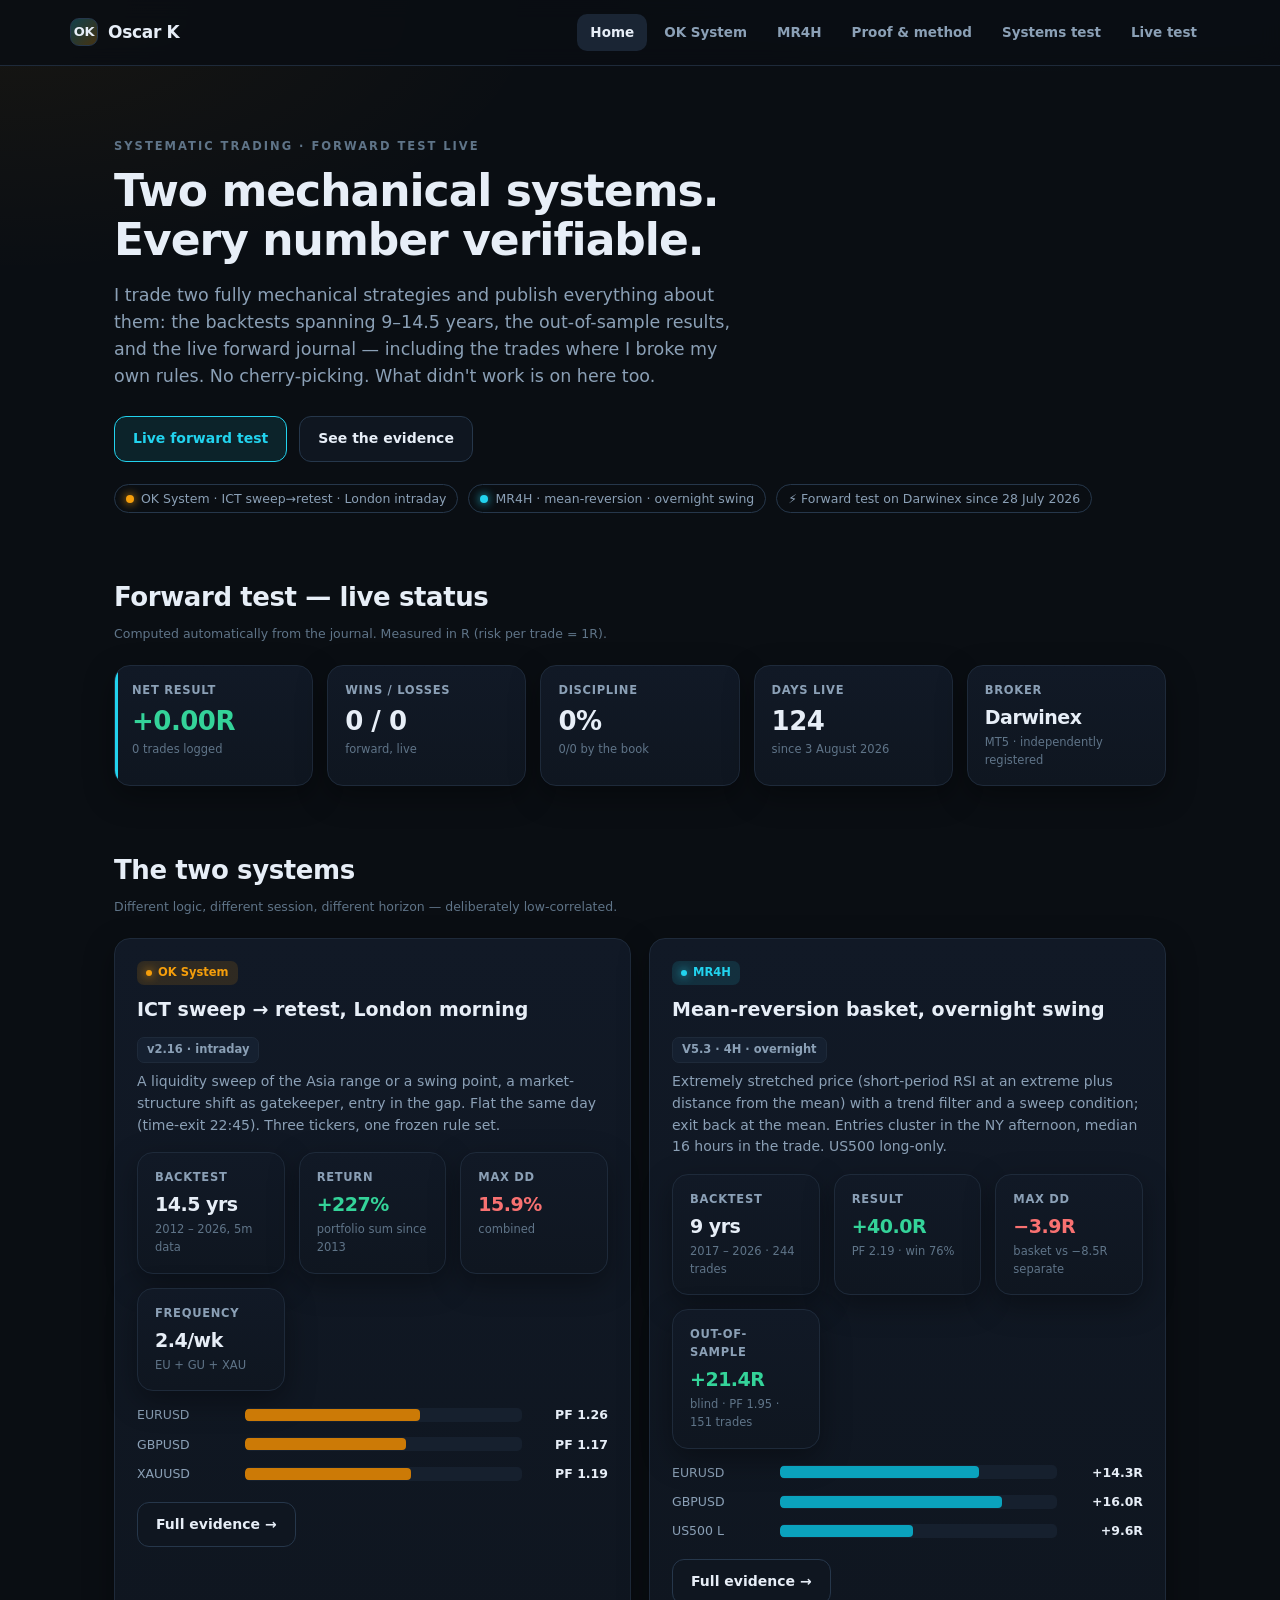
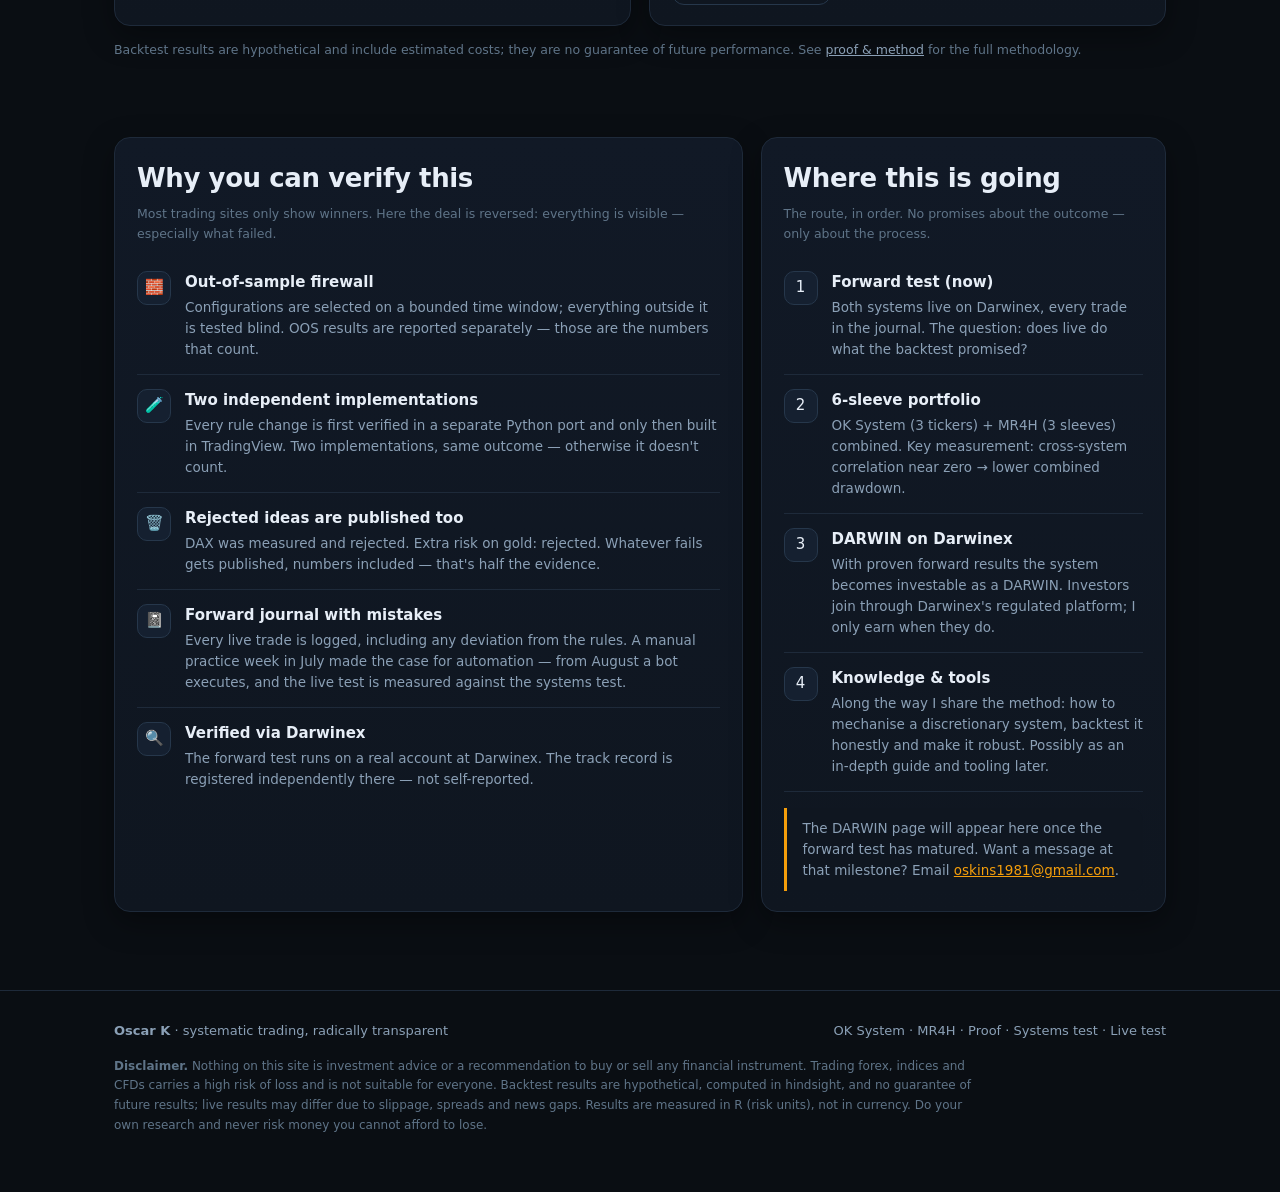
<file: index.html>
<!doctype html>
<html lang="en">
<head>
<meta charset="utf-8">
<meta name="viewport" content="width=device-width, initial-scale=1">
<title>Oscar K — Systematic trading, radically transparent</title>
<meta name="description" content="Two mechanical trading systems, live forward test on Darwinex. All backtests, rules and mistakes published.">
<link rel="stylesheet" href="assets/style.css">
</head>
<body>

<nav><div class="wrap navrow">
  <a class="logo" href="index.html"><span class="mark">OK</span> Oscar K</a>
  <div class="navlinks">
    <a href="index.html" class="active">Home</a>
    <a href="ok-system.html">OK System</a>
    <a href="mr4h.html">MR4H</a>
    <a href="proof.html">Proof &amp; method</a>
    <a href="systems-test.html">Systems test</a>
    <a href="journal.html">Live test</a>
  </div>
</div></nav>

<div class="wrap">

  <!-- HERO -->
  <section class="block" style="padding-top:72px">
    <div class="eyebrow">Systematic trading · forward test live</div>
    <h1>Two mechanical systems.<br>Every number verifiable.</h1>
    <p class="lede">
      I trade two fully mechanical strategies and publish everything about them:
      the backtests spanning 9–14.5 years, the out-of-sample results, and the live
      forward journal — including the trades where I broke my own rules. No
      cherry-picking. What didn't work is on here too.
    </p>
    <div style="display:flex;gap:12px;flex-wrap:wrap;margin-top:26px">
      <a class="btn primary" href="journal.html">Live forward test</a>
      <a class="btn" href="proof.html">See the evidence</a>
    </div>
    <div style="display:flex;gap:10px;flex-wrap:wrap;margin-top:22px">
      <span class="chip"><span class="dot ok"></span>OK System · ICT sweep→retest · London intraday</span>
      <span class="chip"><span class="dot clause"></span>MR4H · mean-reversion · overnight swing</span>
      <span class="chip">⚡ Forward test on Darwinex since 28 July 2026</span>
    </div>
  </section>

  <!-- LIVE FORWARD STRIP -->
  <section class="block">
    <div class="section-head">
      <h2>Forward test — live status</h2>
      <p class="hint">Computed automatically from the journal. Measured in R (risk per trade = 1R).</p>
    </div>
    <div class="kpis" id="liveKpis"></div>
  </section>

  <!-- THE TWO SYSTEMS -->
  <section class="block">
    <div class="section-head">
      <h2>The two systems</h2>
      <p class="hint">Different logic, different session, different horizon — deliberately low-correlated.</p>
    </div>
    <div class="grid cols2">

      <div class="panel">
        <div style="display:flex;justify-content:space-between;align-items:flex-start;gap:10px;flex-wrap:wrap">
          <div>
            <span class="badge ok"><span class="dot ok" style="width:6px;height:6px"></span>OK System</span>
            <h3 style="margin-top:10px;font-size:19px">ICT sweep → retest, London morning</h3>
          </div>
          <span class="badge neutral">v2.16 · intraday</span>
        </div>
        <p style="color:var(--muted);font-size:14px;margin:8px 0 16px">
          A liquidity sweep of the Asia range or a swing point, a market-structure
          shift as gatekeeper, entry in the gap. Flat the same day (time-exit 22:45).
          Three tickers, one frozen rule set.
        </p>
        <div class="kpis" style="grid-template-columns:repeat(auto-fit,minmax(118px,1fr))">
          <div class="kpi"><div class="label">Backtest</div><div class="val" style="font-size:19px">14.5 yrs</div><div class="foot">2012 – 2026, 5m data</div></div>
          <div class="kpi"><div class="label">Return</div><div class="val pos" style="font-size:19px">+227%</div><div class="foot">portfolio sum since 2013</div></div>
          <div class="kpi"><div class="label">Max DD</div><div class="val neg" style="font-size:19px">15.9%</div><div class="foot">combined</div></div>
          <div class="kpi"><div class="label">Frequency</div><div class="val" style="font-size:19px">2.4/wk</div><div class="foot">EU + GU + XAU</div></div>
        </div>
        <div class="miniband" aria-label="Profit factor per ticker">
          <div class="row"><span class="lbl">EURUSD</span><div class="track"><div class="fill" style="width:63%;background:var(--ok-s)"></div></div><span class="v">PF 1.26</span></div>
          <div class="row"><span class="lbl">GBPUSD</span><div class="track"><div class="fill" style="width:58%;background:var(--ok-s)"></div></div><span class="v">PF 1.17</span></div>
          <div class="row"><span class="lbl">XAUUSD</span><div class="track"><div class="fill" style="width:60%;background:var(--ok-s)"></div></div><span class="v">PF 1.19</span></div>
        </div>
        <div style="margin-top:18px"><a class="btn" href="ok-system.html">Full evidence →</a></div>
      </div>

      <div class="panel">
        <div style="display:flex;justify-content:space-between;align-items:flex-start;gap:10px;flex-wrap:wrap">
          <div>
            <span class="badge clause"><span class="dot clause" style="width:6px;height:6px"></span>MR4H</span>
            <h3 style="margin-top:10px;font-size:19px">Mean-reversion basket, overnight swing</h3>
          </div>
          <span class="badge neutral">V5.3 · 4H · overnight</span>
        </div>
        <p style="color:var(--muted);font-size:14px;margin:8px 0 16px">
          Extremely stretched price (short-period RSI at an extreme plus distance
          from the mean) with a trend filter and a sweep condition; exit back at the
          mean. Entries cluster in the NY afternoon, median 16 hours in the trade.
          US500 long-only.
        </p>
        <div class="kpis" style="grid-template-columns:repeat(auto-fit,minmax(118px,1fr))">
          <div class="kpi"><div class="label">Backtest</div><div class="val" style="font-size:19px">9 yrs</div><div class="foot">2017 – 2026 · 244 trades</div></div>
          <div class="kpi"><div class="label">Result</div><div class="val pos" style="font-size:19px">+40.0R</div><div class="foot">PF 2.19 · win 76%</div></div>
          <div class="kpi"><div class="label">Max DD</div><div class="val neg" style="font-size:19px">−3.9R</div><div class="foot">basket vs −8.5R separate</div></div>
          <div class="kpi"><div class="label">Out-of-sample</div><div class="val pos" style="font-size:19px">+21.4R</div><div class="foot">blind · PF 1.95 · 151 trades</div></div>
        </div>
        <div class="miniband" aria-label="Result per sleeve">
          <div class="row"><span class="lbl">EURUSD</span><div class="track"><div class="fill" style="width:72%;background:var(--clause-s)"></div></div><span class="v">+14.3R</span></div>
          <div class="row"><span class="lbl">GBPUSD</span><div class="track"><div class="fill" style="width:80%;background:var(--clause-s)"></div></div><span class="v">+16.0R</span></div>
          <div class="row"><span class="lbl">US500 L</span><div class="track"><div class="fill" style="width:48%;background:var(--clause-s)"></div></div><span class="v">+9.6R</span></div>
        </div>
        <div style="margin-top:18px"><a class="btn" href="mr4h.html">Full evidence →</a></div>
      </div>

    </div>
    <p class="hint" style="margin-top:14px">Backtest results are hypothetical and include estimated costs; they are no guarantee of future performance. See <a href="proof.html" style="color:var(--muted)">proof &amp; method</a> for the full methodology.</p>
  </section>

  <!-- WHY THIS IS DIFFERENT -->
  <section class="block">
    <div class="grid cols2-w">
      <div class="panel">
        <h2>Why you can verify this</h2>
        <p class="hint">Most trading sites only show winners. Here the deal is reversed: everything is visible — especially what failed.</p>
        <div class="feature"><div class="ico">🧱</div><div><h3>Out-of-sample firewall</h3><p>Configurations are selected on a bounded time window; everything outside it is tested blind. OOS results are reported separately — those are the numbers that count.</p></div></div>
        <div class="feature"><div class="ico">🧪</div><div><h3>Two independent implementations</h3><p>Every rule change is first verified in a separate Python port and only then built in TradingView. Two implementations, same outcome — otherwise it doesn't count.</p></div></div>
        <div class="feature"><div class="ico">🗑️</div><div><h3>Rejected ideas are published too</h3><p>DAX was measured and rejected. Extra risk on gold: rejected. Whatever fails gets published, numbers included — that's half the evidence.</p></div></div>
        <div class="feature"><div class="ico">📓</div><div><h3>Forward journal with mistakes</h3><p>Every live trade is logged, including any deviation from the rules. A manual practice week in July made the case for automation — from August a bot executes, and the live test is measured against the systems test.</p></div></div>
        <div class="feature"><div class="ico">🔍</div><div><h3>Verified via Darwinex</h3><p>The forward test runs on a real account at Darwinex. The track record is registered independently there — not self-reported.</p></div></div>
      </div>
      <div class="panel">
        <h2>Where this is going</h2>
        <p class="hint">The route, in order. No promises about the outcome — only about the process.</p>
        <div class="feature"><div class="ico">1</div><div><h3>Forward test (now)</h3><p>Both systems live on Darwinex, every trade in the journal. The question: does live do what the backtest promised?</p></div></div>
        <div class="feature"><div class="ico">2</div><div><h3>6-sleeve portfolio</h3><p>OK System (3 tickers) + MR4H (3 sleeves) combined. Key measurement: cross-system correlation near zero → lower combined drawdown.</p></div></div>
        <div class="feature"><div class="ico">3</div><div><h3>DARWIN on Darwinex</h3><p>With proven forward results the system becomes investable as a DARWIN. Investors join through Darwinex's regulated platform; I only earn when they do.</p></div></div>
        <div class="feature"><div class="ico">4</div><div><h3>Knowledge &amp; tools</h3><p>Along the way I share the method: how to mechanise a discretionary system, backtest it honestly and make it robust. Possibly as an in-depth guide and tooling later.</p></div></div>
        <div class="note warn" style="margin-top:16px">
          The DARWIN page will appear here once the forward test has matured. Want a message at that milestone? Email <a href="mailto:oskins1981@gmail.com" style="color:var(--ok)">oskins1981@gmail.com</a>.
        </div>
      </div>
    </div>
  </section>

</div>

<footer><div class="wrap">
  <div class="footrow">
    <span><strong>Oscar K</strong> · systematic trading, radically transparent</span>
    <span><a href="ok-system.html">OK System</a> · <a href="mr4h.html">MR4H</a> · <a href="proof.html">Proof</a> · <a href="systems-test.html">Systems test</a> · <a href="journal.html">Live test</a></span>
  </div>
  <p class="disclaimer">
    <strong>Disclaimer.</strong> Nothing on this site is investment advice or a recommendation to buy or sell any
    financial instrument. Trading forex, indices and CFDs carries a high risk of loss and is not suitable for
    everyone. Backtest results are hypothetical, computed in hindsight, and no guarantee of future results; live
    results may differ due to slippage, spreads and news gaps. Results are measured in R (risk units), not in
    currency. Do your own research and never risk money you cannot afford to lose.
  </p>
</div></footer>

<script src="data/trades.js"></script>
<script>
/* Live KPI strip from the journal */
(function(){
  const rows = TRADES.map(t=>{
    let R = t.r;
    if(R===null || R===undefined || R===""){
      if([t.entry,t.sl,t.exit].every(v=>typeof v==="number")){
        const risk=Math.abs(t.entry-t.sl);
        R = risk? Math.round(((t.direction==="Short"? -(t.exit-t.entry): (t.exit-t.entry))/risk)*100)/100 : 0;
      } else R = 0;
    } else R = Number(R);
    return {...t, R};
  });
  const n=rows.length;
  const totalR=rows.reduce((a,t)=>a+t.R,0);
  const wins=rows.filter(t=>t.R>0).length, losses=rows.filter(t=>t.R<0).length;
  const followed=rows.filter(t=>t.followed).length;
  const days=Math.max(1,Math.round((Date.now()-new Date(FORWARD_META.start))/86400000));
  const f=(x,d=2)=>(x>=0?"+":"")+x.toFixed(d);
  document.getElementById("liveKpis").innerHTML = `
    <div class="kpi accent"><div class="label">Net result</div><div class="val ${totalR>=0?'pos':'neg'}">${f(totalR)}R</div><div class="foot">${n} trade${n===1?"":"s"} logged</div></div>
    <div class="kpi"><div class="label">Wins / losses</div><div class="val">${wins} / ${losses}</div><div class="foot">forward, live</div></div>
    <div class="kpi"><div class="label">Discipline</div><div class="val">${n? Math.round(followed/n*100):0}%</div><div class="foot">${followed}/${n} by the book</div></div>
    <div class="kpi"><div class="label">Days live</div><div class="val">${days}</div><div class="foot">since ${new Date(FORWARD_META.start).toLocaleDateString("en-GB",{day:"numeric",month:"long",year:"numeric"})}</div></div>
    <div class="kpi"><div class="label">Broker</div><div class="val" style="font-size:19px">Darwinex</div><div class="foot">MT5 · independently registered</div></div>`;
})();
</script>
</body>
</html>
</file>
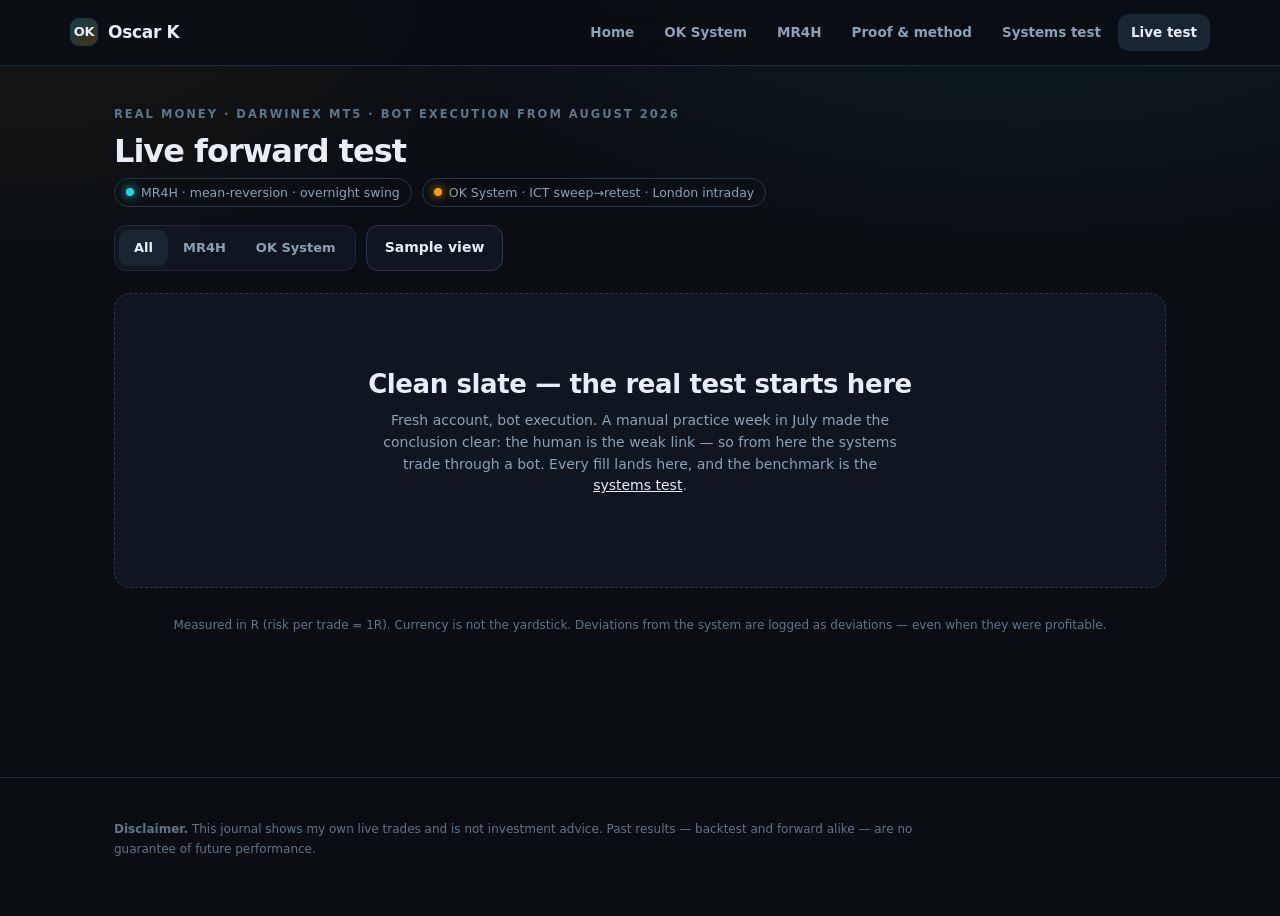
<file: journal.html>
<!doctype html>
<html lang="en">
<head>
<meta charset="utf-8">
<meta name="viewport" content="width=device-width, initial-scale=1">
<title>Live forward test · Oscar K</title>
<meta name="description" content="Live forward test: every real trade of the MR4H and OK System strategies, including deviations and mistakes. Measured in R.">
<link rel="stylesheet" href="assets/style.css">
<style>
  /* journal-specific */
  .tabs{display:inline-flex;background:var(--card2);border:1px solid var(--line);border-radius:12px;padding:4px}
  .tabs button{border:0;background:transparent;color:var(--muted);font:inherit;font-size:13px;font-weight:600;
    padding:8px 15px;border-radius:9px;cursor:pointer;transition:.15s;display:flex;align-items:center;gap:7px}
  .tabs button:hover{color:var(--txt)}
  .tabs button.active{background:#1a2534;color:var(--txt)}
  .tabs button.active.clause{box-shadow:inset 0 0 0 1px rgba(34,211,238,.4)}
  .tabs button.active.ok{box-shadow:inset 0 0 0 1px rgba(245,158,11,.4)}
  .chartbox{position:relative}
  svg.equity{width:100%;height:250px;display:block}
  .axis-lbl{fill:var(--muted2);font-size:10px}
  .gridline{stroke:var(--line);stroke-width:1;stroke-dasharray:3 4}
  .zeroline{stroke:var(--line2);stroke-width:1.2}
  .legend{display:flex;gap:14px;font-size:12px;color:var(--muted)}
  .legend span{display:inline-flex;align-items:center;gap:6px}
  .syscard{border:1px solid var(--line);border-radius:14px;padding:14px 15px;background:var(--card2);margin-bottom:12px}
  .syscard:last-child{margin-bottom:0}
  .syscard .top{display:flex;justify-content:space-between;align-items:center;margin-bottom:12px}
  .syscard .name{display:flex;align-items:center;gap:9px;font-weight:700;font-size:14px}
  .syscard .rtot{font-size:18px;font-weight:750}
  .ministats{display:grid;grid-template-columns:repeat(4,1fr);gap:8px}
  .ministat .k{color:var(--muted2);font-size:10.5px;text-transform:uppercase;letter-spacing:.5px}
  .ministat .v{font-size:15px;font-weight:700;margin-top:3px}
  .bar{height:7px;border-radius:6px;background:#1b2735;overflow:hidden;margin-top:12px;display:flex}
  .bar i{height:100%;display:block}
  .dist{display:flex;align-items:flex-end;gap:7px;height:120px;margin-top:6px}
  .dist .col{flex:1;display:flex;flex-direction:column;align-items:center;justify-content:flex-end;gap:6px;height:100%}
  .dist .col .b{width:100%;border-radius:5px 5px 0 0;min-height:2px;transition:.3s}
  .dist .col .c{font-size:11px;color:var(--muted);font-weight:600}
  .dist .col .t{font-size:10px;color:var(--muted2)}
  .dir{font-weight:600;font-size:12px}
  .dir.long{color:var(--pos)} .dir.short{color:var(--neg)}
  .rcell{font-weight:750;font-variant-numeric:tabular-nums}
  .rcell.pos{color:var(--pos)} .rcell.neg{color:var(--neg)} .rcell.be{color:var(--be)}
  .tag{font-size:11px;color:var(--muted);background:#152030;border:1px solid var(--line);padding:2px 7px;border-radius:6px}
  .yes{color:var(--pos);font-weight:700} .no{color:var(--neg);font-weight:700}
  .note-i{cursor:help;color:var(--muted2)}
  .px{font-variant-numeric:tabular-nums;color:var(--muted)}
  .nw{white-space:nowrap}
  .thumb{width:64px;height:36px;object-fit:cover;border-radius:6px;border:1px solid var(--line2);cursor:zoom-in;display:block}
  .thumb-ph{width:64px;height:36px;border-radius:6px;border:1px dashed var(--line2);display:grid;place-items:center;font-size:9px;color:var(--muted2)}
  .cmt{max-width:340px;min-width:220px;white-space:normal;font-size:12px;color:var(--muted);line-height:1.45}
  .iv{font-weight:700;font-size:12px}
  .gallery{display:grid;grid-template-columns:repeat(auto-fill,minmax(240px,1fr));gap:14px;margin-top:6px}
  .shot{border:1px solid var(--line);border-radius:12px;overflow:hidden;background:var(--card2)}
  .shot .im{aspect-ratio:16/9;width:100%;object-fit:cover;display:block;cursor:zoom-in}
  .shot .ph{aspect-ratio:16/9;display:grid;place-items:center;color:var(--muted2);font-size:12px;background:#0e1622}
  .shot .cap{padding:9px 12px;font-size:12px;color:var(--muted);display:flex;justify-content:space-between;gap:8px;align-items:center}
  .lb{position:fixed;inset:0;background:rgba(4,8,14,.92);display:none;place-items:center;z-index:100;cursor:zoom-out;padding:3vh 3vw}
  .lb.on{display:grid}
  .lb img{max-width:94vw;max-height:88vh;border-radius:10px;border:1px solid var(--line2)}
  .lb .lbcap{position:fixed;bottom:2vh;left:0;right:0;text-align:center;color:var(--muted);font-size:13px}
  .month-row{display:flex;justify-content:space-between;align-items:center;padding:9px 2px;border-bottom:1px solid var(--line);font-size:13px}
  .month-row:last-child{border-bottom:0}
  .month-row .m{color:var(--muted)}
  .month-row .v{font-weight:700;font-variant-numeric:tabular-nums}
  .panel-head{display:flex;justify-content:space-between;align-items:flex-start;margin-bottom:14px}
  .demo-banner{display:none;background:rgba(245,158,11,.12);border:1px solid rgba(245,158,11,.4);color:var(--ok);
    border-radius:12px;padding:10px 16px;font-size:13px;font-weight:600;margin-bottom:16px}
  .demo-banner.show{display:block}
  .hidden{display:none!important}
</style>
</head>
<body>

<nav><div class="wrap navrow">
  <a class="logo" href="index.html"><span class="mark">OK</span> Oscar K</a>
  <div class="navlinks">
    <a href="index.html">Home</a>
    <a href="ok-system.html">OK System</a>
    <a href="mr4h.html">MR4H</a>
    <a href="proof.html">Proof &amp; method</a>
    <a href="systems-test.html">Systems test</a>
    <a href="journal.html" class="active">Live test</a>
  </div>
</div></nav>

<div class="wrap" style="padding-top:40px;padding-bottom:60px">

  <header style="display:flex;flex-wrap:wrap;gap:18px;align-items:flex-end;justify-content:space-between;margin-bottom:22px">
    <div>
      <div class="eyebrow">Real money · Darwinex MT5 · bot execution from August 2026</div>
      <h1 style="font-size:clamp(24px,3vw,32px);margin-bottom:8px">Live forward test</h1>
      <div style="display:flex;align-items:center;gap:10px;flex-wrap:wrap">
        <span class="chip"><span class="dot clause"></span>MR4H · mean-reversion · overnight swing</span>
        <span class="chip"><span class="dot ok"></span>OK System · ICT sweep→retest · London intraday</span>
      </div>
    </div>
    <div style="display:flex;gap:10px;align-items:center;flex-wrap:wrap">
      <div class="tabs" id="tabs">
        <button data-f="all" class="active">All</button>
        <button data-f="MR4H" class="clause">MR4H</button>
        <button data-f="OK System" class="ok">OK System</button>
      </div>
      <button class="btn" id="demoBtn" title="Sample view with fictional trades — not my real results">Sample view</button>
    </div>
  </header>

  <div class="demo-banner" id="demoBanner">⚠ Sample view active — these are fictional demo trades to illustrate the dashboard, NOT my real results. Click the button again to go back.</div>

  <section id="emptyState" class="hidden" style="text-align:center;padding:70px 20px;border:1.5px dashed var(--line2);border-radius:var(--r);background:var(--card2)">
    <h2>Clean slate — the real test starts here</h2>
    <p style="color:var(--muted);max-width:520px;margin:0 auto 20px;font-size:14px">Fresh account, bot execution. A manual practice week in July made the conclusion clear: the human is the weak link — so from here the systems trade through a bot. Every fill lands here, and the benchmark is the <a href="systems-test.html" style="color:var(--txt)">systems test</a>.</p>
  </section>

  <div id="dash">
    <section class="kpis" id="kpis" style="margin-bottom:20px"></section>

    <div class="grid cols2-w" style="margin-bottom:18px">
      <div class="panel chartbox">
        <div class="panel-head">
          <div><h3>Equity curve <span style="color:var(--muted2);font-weight:500">(cumulative, in R)</span></h3>
            <p class="hint" id="eqHint" style="margin-bottom:0"></p></div>
          <div class="legend" id="eqLegend"></div>
        </div>
        <svg class="equity" id="equity" preserveAspectRatio="none" role="img" aria-label="Cumulative equity curve in R"></svg>
      </div>
      <div class="panel">
        <h3>Per system</h3>
        <p class="hint">Two decorrelated income streams</p>
        <div id="sysCards"></div>
      </div>
    </div>

    <div class="panel" style="margin-bottom:18px">
      <div class="panel-head"><div><h3>All trades — full ledger</h3><p class="hint" id="tblHint" style="margin-bottom:0"></p></div></div>
      <div class="tablewrap">
        <table style="min-width:1680px">
          <thead><tr>
            <th>#</th><th>Date</th><th>Open</th><th>Close</th><th>Dur</th><th>System</th><th>Symbol</th><th>Side</th>
            <th class="num">Entry</th><th class="num">SL</th><th class="num">Exit</th>
            <th class="num">R</th><th class="num">wR</th><th class="num">Risk %</th><th class="num">P&amp;L €</th>
            <th>Score</th><th>News</th><th>Bias</th><th>Zone</th><th>Setup</th><th>Book</th><th>Interv.</th><th>Chart</th><th>Comment</th>
          </tr></thead>
          <tbody id="tbody"></tbody>
        </table>
      </div>
    </div>

    <div class="grid cols2" style="margin-bottom:18px">
      <div class="panel">
        <h3>R distribution</h3>
        <p class="hint">Outcomes per bucket</p>
        <div class="dist" id="dist"></div>
        <div class="bar" id="disciplineBar" title="Discipline: trades executed by the book"></div>
        <p class="hint" id="discHint" style="margin-top:10px"></p>
      </div>
      <div class="panel">
        <h3>Per month</h3>
        <p class="hint">Net R per calendar month</p>
        <div id="months"></div>
      </div>
    </div>

    <div class="panel">
      <div class="panel-head"><div><h3>Trade screenshots</h3><p class="hint" style="margin-bottom:0">One chart per trade — entry, SL and exit annotated</p></div></div>
      <div class="gallery" id="gallery"></div>
    </div>
  </div>

  <div class="lb" id="lb" onclick="this.classList.remove('on')"><img id="lbImg" alt=""><div class="lbcap" id="lbCap"></div></div>

  <p style="color:var(--muted2);font-size:12px;text-align:center;margin-top:28px;line-height:1.6">
    Measured in R (risk per trade = 1R). Currency is not the yardstick. Deviations from the system are logged as deviations — even when they were profitable.<br>
    <span id="stamp"></span>
  </p>
</div>

<footer><div class="wrap">
  <p class="disclaimer">
    <strong>Disclaimer.</strong> This journal shows my own live trades and is not investment advice.
    Past results — backtest and forward alike — are no guarantee of future performance.
  </p>
</div></footer>

<script src="data/trades.js"></script>
<script>
/* DEMO — purely to illustrate the dashboard; clearly labelled. */
const DEMO = [
  {id:1, system:"OK System", symbol:"EURUSD", direction:"Long",  openTime:"2026-08-03T09:20", closeTime:"2026-08-03T14:05", r:2.4, rrTarget:"4R cap", session:"London", setup:{sweepType:"wick", trigger:"AS.L"}, followed:true, note:"Demo"},
  {id:2, system:"OK System", symbol:"GBPUSD", direction:"Short", openTime:"2026-08-03T10:05", closeTime:"2026-08-03T11:40", r:-1, rrTarget:"1.5R", session:"London", setup:{sweepType:"wick", trigger:"SWH"}, followed:true, note:"Demo"},
  {id:3, system:"OK System", symbol:"XAU", direction:"Long", openTime:"2026-08-04T09:35", closeTime:"2026-08-04T22:45", r:1.5, rrTarget:"1.5R", session:"London", setup:{sweepType:"displacement", trigger:"AS.L"}, followed:true, note:"Demo"},
  {id:4, system:"OK System", symbol:"EURUSD", direction:"Short", openTime:"2026-08-05T09:50", closeTime:"2026-08-05T10:35", r:-1, rrTarget:"1.5R", session:"London", setup:{sweepType:"wick", trigger:"PDH"}, followed:false, deviation:"Demo deviation", note:"Demo"},
  {id:5, system:"OK System", symbol:"GBPUSD", direction:"Long", openTime:"2026-08-05T10:20", closeTime:"2026-08-05T15:30", r:3.1, rrTarget:"4R cap", session:"London", setup:{sweepType:"displacement", trigger:"SWL"}, followed:true, note:"Demo"},
  {id:6, system:"OK System", symbol:"EURUSD", direction:"Long", openTime:"2026-08-11T09:25", closeTime:"2026-08-11T16:20", r:4.0, rrTarget:"4R cap", session:"London", setup:{sweepType:"displacement", trigger:"AS.L"}, followed:true, note:"Demo"},
  {id:7, system:"MR4H", symbol:"EURUSD", direction:"Long", openTime:"2026-08-03T19:00", closeTime:"2026-08-04T11:20", r:1.8, rrTarget:"mean", session:"NY", setup:{rsi:4, stretchATR:1.3}, followed:true, note:"Demo"},
  {id:8, system:"MR4H", symbol:"GBPUSD", direction:"Long", openTime:"2026-08-04T20:00", closeTime:"2026-08-05T13:40", r:2.6, rrTarget:"mean", session:"NY", setup:{rsi:3, stretchATR:1.4}, followed:true, note:"Demo"},
  {id:9, system:"MR4H", symbol:"US500", direction:"Long", openTime:"2026-08-05T15:00", closeTime:"2026-08-06T18:10", r:-1.4, rrTarget:"mean", session:"NY", setup:{rsi:6, stretchATR:1.25}, followed:true, note:"Demo"},
  {id:10, system:"MR4H", symbol:"EURUSD", direction:"Short", openTime:"2026-08-07T15:00", closeTime:"2026-08-08T09:30", r:1.2, rrTarget:"mean", session:"NY", setup:{rsi:96, stretchATR:1.3}, followed:true, note:"Demo"},
  {id:11, system:"MR4H", symbol:"GBPUSD", direction:"Long", openTime:"2026-08-10T19:00", closeTime:"2026-08-11T10:15", r:-1, rrTarget:"mean", session:"NY", setup:{rsi:5, stretchATR:1.28}, followed:true, note:"Demo"},
  {id:12, system:"MR4H", symbol:"US500", direction:"Long", openTime:"2026-08-11T15:00", closeTime:"2026-08-12T16:00", r:2.1, rrTarget:"mean", session:"NY", setup:{rsi:7, stretchATR:1.35}, followed:true, note:"Demo"}
];

/* series colours — validated on the dark surface (dataviz checks) */
const COL = { clause:"#0aa2bd", ok:"#cc7a06", both:"#e7eef7" };

let state = { filter:"all", demo:false };
const $ = s=>document.querySelector(s);
const fmt = (n,d=1)=> (n>=0?"+":"") + n.toFixed(d);
const fmtR = n => fmt(n,2)+"R";

function computeR(t){
  if(t.r!==undefined && t.r!==null && t.r!=="") return Number(t.r);
  if([t.entry,t.sl,t.exit].every(v=>typeof v==="number")){
    const risk=Math.abs(t.entry-t.sl); if(!risk) return 0;
    const raw=(t.exit-t.entry)/risk;
    return Math.round((t.direction==="Short"? -raw: raw)*100)/100;
  }
  return 0;
}
function baseData(){ return state.demo ? DEMO : TRADES; }
function activeData(){
  return baseData().map(t=>({...t, R:computeR(t)}))
          .filter(t=> state.filter==="all" || t.system===state.filter);
}
function stats(rows){
  const n=rows.length;
  const wins=rows.filter(t=>t.R>0), losses=rows.filter(t=>t.R<0), bes=rows.filter(t=>t.R===0);
  const totalR=rows.reduce((a,t)=>a+t.R,0);
  const gW=wins.reduce((a,t)=>a+t.R,0), gL=Math.abs(losses.reduce((a,t)=>a+t.R,0));
  const pf= gL? gW/gL : (gW>0? Infinity:0);
  const winRate= (wins.length+losses.length)? wins.length/(wins.length+losses.length)*100 : 0;
  let cum=0,peak=0,dd=0;
  rows.forEach(t=>{cum+=t.R; peak=Math.max(peak,cum); dd=Math.min(dd,cum-peak);});
  const followed=rows.filter(t=>t.followed).length;
  const interv=rows.filter(t=>t.intervenedR!=null && t.intervenedR!==0);
  const intervR=interv.reduce((a,t)=>a+t.intervenedR,0);
  const pnl=rows.reduce((a,t)=>a+(t.pnlEur??0),0);
  const hasPnl=rows.some(t=>t.pnlEur!=null);
  return {n,wins:wins.length,losses:losses.length,be:bes.length,totalR,pf,winRate,
    expectancy:n?totalR/n:0, maxDD:dd,
    best:n?Math.max(...rows.map(t=>t.R)):0, worst:n?Math.min(...rows.map(t=>t.R)):0,
    followed, followRate:n?followed/n*100:0,
    intervN:interv.length, intervR, pnl, hasPnl};
}

function render(){
  const hasReal = TRADES.length>0;
  $("#demoBanner").classList.toggle("show", state.demo);
  if(!state.demo && !hasReal){ $("#emptyState").classList.remove("hidden"); $("#dash").classList.add("hidden"); $("#stamp").textContent=""; return; }
  $("#emptyState").classList.add("hidden"); $("#dash").classList.remove("hidden");
  const rows=activeData();
  const s=stats(rows);
  renderKpis(s); renderEquity(rows); renderSysCards(); renderTable(rows); renderDist(rows,s); renderMonths(rows); renderGallery(rows);
  $("#tblHint").textContent = `${s.n} trade${s.n===1?"":"s"} shown`;
  $("#eqHint").textContent = state.filter==="all"?"Both systems combined":state.filter;
  $("#stamp").textContent = state.demo?"⚠ Sample view — fictional data.":"";
}

function renderKpis(s){
  const pf = s.pf===Infinity?"∞":s.pf.toFixed(2);
  const cards=[
    {label:"Net R", val:fmtR(s.totalR), cls:s.totalR>=0?"pos":"neg", foot:`${s.n} trade${s.n===1?"":"s"}`, accent:true},
    {label:"Win rate", val:s.winRate.toFixed(0)+"%", foot:`${s.wins}W · ${s.losses}L${s.be?` · ${s.be}BE`:""}`},
    {label:"Profit factor", val:pf, foot:"gross profit / loss"},
    {label:"Expectancy", val:fmtR(s.expectancy), cls:s.expectancy>=0?"pos":"neg", foot:"per trade"},
    {label:"Max drawdown", val:s.maxDD.toFixed(1)+"R", cls:"neg", foot:"deepest valley"},
    {label:"Best / worst", val:`${fmt(s.best,1)} / ${fmt(s.worst,1)}`, foot:"R"},
    {label:"Discipline", val:s.followRate.toFixed(0)+"%", foot:`${s.followed}/${s.n} by the book`},
    {label:"Discretion", val:fmtR(s.intervR), cls:s.intervR>0?"pos":s.intervR<0?"neg":"", foot:`${s.intervN} intervention${s.intervN===1?"":"s"} vs by-the-book`},
    ...(s.hasPnl? [{label:"P&L", val:(s.pnl>=0?"+":"−")+"€"+Math.abs(s.pnl).toFixed(2).replace(/\.00$/,""), cls:s.pnl>=0?"pos":"neg", foot:"realized, € not the yardstick"}] : [])
  ];
  $("#kpis").innerHTML = cards.map(c=>`
    <div class="kpi ${c.accent?'accent':''}">
      <div class="label">${c.label}</div>
      <div class="val ${c.cls||''}">${c.val}</div>
      <div class="foot">${c.foot}</div>
    </div>`).join("");
}

function renderEquity(rows){
  const svg=$("#equity"); const W=760,H=250,pad={l:38,r:14,t:14,b:22};
  svg.setAttribute("viewBox",`0 0 ${W} ${H}`);
  if(!rows.length){svg.innerHTML="";return;}
  const build=(rws)=>{let c=0;const pts=[0];rws.forEach(t=>{c+=t.R;pts.push(c);});return {pts};};
  const all=build(rows);
  const series=[];
  if(state.filter==="all"){
    series.push({...build(rows.filter(t=>t.system==="MR4H")),color:COL.clause,label:"MR4H"});
    series.push({...build(rows.filter(t=>t.system==="OK System")),color:COL.ok,label:"OK System"});
  }
  series.push({...all,color: state.filter==="MR4H"?COL.clause: state.filter==="OK System"?COL.ok:COL.both, main:true});

  const allVals=series.flatMap(s=>s.pts);
  let min=Math.min(0,...allVals), max=Math.max(0,...allVals);
  const rng=(max-min)||1; min-=rng*0.08; max+=rng*0.08;
  const maxLen=Math.max(...series.map(s=>s.pts.length));
  const X=i=>pad.l+(i/(Math.max(maxLen-1,1)))*(W-pad.l-pad.r);
  const Y=v=>pad.t+(1-(v-min)/(max-min))*(H-pad.t-pad.b);

  let g="";
  const steps=4;
  const dec=(max-min)<4?1:0;
  for(let i=0;i<=steps;i++){const v=min+(max-min)*i/steps;const y=Y(v);
    g+=`<line class="gridline" x1="${pad.l}" y1="${y}" x2="${W-pad.r}" y2="${y}"/>`;
    g+=`<text class="axis-lbl" x="4" y="${y+3}">${(v.toFixed(dec)==="-0"?"0":v.toFixed(dec))}R</text>`;}
  g+=`<line class="zeroline" x1="${pad.l}" y1="${Y(0)}" x2="${W-pad.r}" y2="${Y(0)}"/>`;

  series.forEach(sr=>{
    if(sr.pts.length<2) return;
    const d=sr.pts.map((v,i)=>`${i?"L":"M"}${X(i).toFixed(1)},${Y(v).toFixed(1)}`).join(" ");
    if(sr.main){
      const area=`M${X(0)},${Y(0)} `+sr.pts.map((v,i)=>`L${X(i).toFixed(1)},${Y(v).toFixed(1)}`).join(" ")+` L${X(sr.pts.length-1)},${Y(0)} Z`;
      g+=`<path d="${area}" fill="${sr.color}" opacity="0.08"/>`;
      g+=`<path d="${d}" fill="none" stroke="${sr.color}" stroke-width="2.4" stroke-linejoin="round"/>`;
      const lv=sr.pts[sr.pts.length-1];
      g+=`<circle cx="${X(sr.pts.length-1)}" cy="${Y(lv)}" r="3.5" fill="${sr.color}"/>`;
    } else {
      g+=`<path d="${d}" fill="none" stroke="${sr.color}" stroke-width="1.4" opacity="0.75" stroke-dasharray="4 3"/>`;
    }
  });
  svg.innerHTML=g;
  $("#eqLegend").innerHTML = state.filter==="all"
    ? `<span><span style="width:12px;height:2px;background:${COL.clause};display:inline-block"></span>MR4H</span>
       <span><span style="width:12px;height:2px;background:${COL.ok};display:inline-block"></span>OK System</span>
       <span><span style="width:12px;height:2px;background:${COL.both};display:inline-block"></span>Combined</span>`
    : "";
}

function renderSysCards(){
  const box=$("#sysCards"); const src=baseData();
  const systems=[["MR4H","clause",COL.clause],["OK System","ok",COL.ok]];
  box.innerHTML = systems.map(([name,cls,col])=>{
    const rows=src.map(t=>({...t,R:computeR(t)})).filter(t=>t.system===name);
    const s=stats(rows);
    const pf=s.pf===Infinity?"∞":s.pf.toFixed(2);
    const wPct=s.winRate;
    return `<div class="syscard">
      <div class="top">
        <div class="name"><span class="dot ${cls}"></span>${name}</div>
        <div class="rtot" style="color:${s.totalR>=0?'var(--pos)':'var(--neg)'}">${fmtR(s.totalR)}</div>
      </div>
      <div class="ministats">
        <div class="ministat"><div class="k">Trades</div><div class="v">${s.n}</div></div>
        <div class="ministat"><div class="k">Win</div><div class="v">${s.winRate.toFixed(0)}%</div></div>
        <div class="ministat"><div class="k">PF</div><div class="v">${pf}</div></div>
        <div class="ministat"><div class="k">Max DD</div><div class="v" style="color:var(--neg)">${s.maxDD.toFixed(1)}</div></div>
      </div>
      <div class="bar"><i style="width:${wPct}%;background:${col}"></i><i style="width:${100-wPct}%;background:#2a3849"></i></div>
    </div>`;
  }).join("");
}

const px=v=>(typeof v==="number")? String(v.toFixed(5)).replace(/0+$/,"").replace(/\.$/,"") : "–";
const esc=s=>String(s??"").replace(/&/g,"&amp;").replace(/</g,"&lt;").replace(/"/g,"&quot;");
function tTime(iso){ if(!iso) return "–"; const m=String(iso).match(/T(\d{2}:\d{2})/); return m?m[1]:"–"; }
function tDur(t){
  const a=new Date(t.openTime), b=new Date(t.closeTime);
  if(isNaN(a)||isNaN(b)) return t.holdHours!=null? t.holdHours+"h" : "–";
  const mins=Math.round((b-a)/60000); if(mins<0) return "–";
  const h=Math.floor(mins/60), m=mins%60;
  return h? `${h}h${String(m).padStart(2,"0")}` : `${m}m`;
}
function setupText(t){
  return t.system==="MR4H"
    ? `RSI ${t.setup?.rsi??"–"} · ${t.setup?.stretchATR??"–"}×ATR`
    : [t.setup?.sweepType, t.setup?.trigger, t.setup?.mss==="yes"?"MSS":null, t.setup?.fvg].filter(Boolean).join(" · ") || "–";
}
function openLb(src,cap){ $("#lbImg").src=src; $("#lbCap").textContent=cap||""; $("#lb").classList.add("on"); }
function tCap(t){ return `#${t.id} · ${t.symbol} ${t.direction} · ${fmtR(t.R)}`; }

function renderTable(rows){
  $("#tbody").innerHTML = rows.slice().reverse().map(t=>{
    const cls=t.R>0?"pos":t.R<0?"neg":"be";
    const d=new Date(t.openTime);
    const ds=isNaN(d)?"–":d.toLocaleDateString("en-GB",{day:"2-digit",month:"short"});
    const wr=(t.weightedR!=null)? t.weightedR : t.R;
    const wrCls=wr>0?"pos":wr<0?"neg":"be";
    const iv=(t.intervenedR!=null && t.intervenedR!==0)
      ? `<span class="iv" style="color:${t.intervenedR>0?'var(--pos)':'var(--neg)'}">✋ ${fmt(t.intervenedR,2)}R</span>`
      : (t.followed? '<span style="color:var(--muted2)">–</span>' : '<span style="color:var(--muted2)">–</span>');
    const chart=t.img
      ? `<img class="thumb" src="${esc(t.img)}" alt="Chart trade ${t.id}" loading="lazy" onclick="openLb('${esc(t.img)}','${esc(tCap(t))}')">`
      : `<div class="thumb-ph">pending</div>`;
    const cmt=[t.note, t.deviation?("Deviation: "+t.deviation):null].filter(Boolean).join(" — ");
    return `<tr>
      <td style="color:var(--muted2)">${t.id}</td>
      <td class="nw">${ds}</td>
      <td class="px nw">${tTime(t.openTime)}</td>
      <td class="px nw">${tTime(t.closeTime)}</td>
      <td class="px nw">${tDur(t)}</td>
      <td class="nw"><span class="badge ${t.system==="MR4H"?"clause":"ok"}"><span class="dot ${t.system==="MR4H"?"clause":"ok"}" style="width:6px;height:6px"></span>${t.system}</span>${t.version?`<div style="font-size:10px;color:var(--muted2);margin-top:2px">${esc(t.version)}</div>`:""}</td>
      <td class="nw">${t.symbol}</td>
      <td class="nw"><span class="dir ${t.direction==="Long"?"long":"short"}">${t.direction==="Long"?"▲ Long":"▼ Short"}</span></td>
      <td class="px num nw">${px(t.entry)}</td>
      <td class="px num nw">${px(t.sl)}</td>
      <td class="px num nw">${px(t.exit)}</td>
      <td class="rcell num ${cls}">${fmtR(t.R)}</td>
      <td class="rcell num ${wrCls}" title="R weighted for actual risk taken">${fmtR(wr)}</td>
      <td class="px num nw">${t.riskPct!=null? t.riskPct.toFixed(2)+"%" : "–"}</td>
      <td class="px num nw" style="color:${(t.pnlEur??0)>0?'var(--pos)':(t.pnlEur??0)<0?'var(--neg)':'var(--muted)'}">${t.pnlEur!=null? (t.pnlEur>0?"+":t.pnlEur<0?"−":"")+"€"+Math.abs(t.pnlEur).toFixed(2).replace(/\.00$/,"") : "–"}</td>
      <td class="nw">${t.score!=null? t.score+"/5" : "–"}</td>
      <td class="nw"><span class="tag">${esc(t.newsType||(t.news===false?"No news":"–"))}</span></td>
      <td class="nw">${esc(t.bias||"–")}</td>
      <td class="nw">${t.zone?`<span class="tag">${esc(t.zone)}</span>`:"–"}</td>
      <td class="nw"><span class="tag">${setupText(t)}</span></td>
      <td class="nw">${t.followed?'<span class="yes">✓ plan</span>':`<span class="no" ${t.deviation?`title="${esc(t.deviation)}"`:""}>✗ deviation</span>`}</td>
      <td class="nw">${iv}</td>
      <td>${chart}</td>
      <td><div class="cmt">${esc(cmt)||"–"}</div></td>
    </tr>`;
  }).join("");
}

function renderMonths(rows){
  const months={};
  rows.forEach(t=>{ const m=String(t.openTime||"").slice(0,7); if(m) months[m]=(months[m]||0)+t.R; });
  const keys=Object.keys(months).sort().reverse();
  $("#months").innerHTML = keys.length? keys.map(m=>{
    const v=months[m];
    const lbl=new Date(m+"-01T00:00:00").toLocaleDateString("en-GB",{month:"long",year:"numeric"});
    return `<div class="month-row"><span class="m">${lbl}</span><span class="v" style="color:${v>=0?'var(--pos)':'var(--neg)'}">${fmtR(v)}</span></div>`;
  }).join("") : '<p class="hint">No data yet</p>';
}

function renderGallery(rows){
  $("#gallery").innerHTML = rows.slice().reverse().map(t=>{
    const d=new Date(t.openTime);
    const ds=isNaN(d)?"":d.toLocaleDateString("en-GB",{day:"2-digit",month:"short"});
    const cls=t.R>0?"pos":t.R<0?"neg":"be";
    const im=t.img
      ? `<img class="im" src="${esc(t.img)}" alt="Chart of trade ${t.id}" loading="lazy" onclick="openLb('${esc(t.img)}','${esc(tCap(t))}')">`
      : `<div class="ph">screenshot pending</div>`;
    return `<div class="shot">${im}
      <div class="cap"><span class="nw">#${t.id} · ${ds} · ${t.symbol} <span class="dir ${t.direction==="Long"?"long":"short"}">${t.direction}</span></span>
      <span class="rcell ${cls}">${fmtR(t.R)}</span></div>
    </div>`;
  }).join("");
}

function renderDist(rows,s){
  const buckets=[
    {t:"≤ −1R", lo:-Infinity, hi:-0.999, col:"var(--neg)"},
    {t:"−1–0", lo:-0.999, hi:0, col:"#fca5a5"},
    {t:"0–1R", lo:0, hi:1.001, col:"#86efac"},
    {t:"1–2R", lo:1.001, hi:2.001, col:"#4ade80"},
    {t:"2–3R", lo:2.001, hi:3.001, col:"#34d399"},
    {t:"≥ 3R", lo:3.001, hi:Infinity, col:"var(--pos)"}
  ];
  const counts=buckets.map(b=>rows.filter(t=>t.R>b.lo && t.R<=b.hi).length);
  const max=Math.max(1,...counts);
  $("#dist").innerHTML = buckets.map((b,i)=>`
    <div class="col">
      <div class="c">${counts[i]||""}</div>
      <div class="b" style="height:${counts[i]/max*100}%;background:${b.col}"></div>
      <div class="t">${b.t}</div>
    </div>`).join("");
  $("#disciplineBar").innerHTML =
    `<i style="width:${s.followRate}%;background:var(--pos)"></i><i style="width:${100-s.followRate}%;background:var(--neg)"></i>`;
  $("#discHint").textContent = `Discipline ${s.followRate.toFixed(0)}% — ${s.followed} of ${s.n} trade${s.n===1?"":"s"} by the book${s.n-s.followed?`, ${s.n-s.followed} deviation(s)`:""}.`;
}

$("#demoBtn").onclick=()=>{ state.demo=!state.demo;
  $("#demoBtn").classList.toggle("primary",state.demo);
  $("#demoBtn").textContent = state.demo? "Back to real data" : "Sample view";
  render(); };
document.querySelectorAll("#tabs button").forEach(b=>{
  b.onclick=()=>{
    document.querySelectorAll("#tabs button").forEach(x=>x.classList.remove("active"));
    b.classList.add("active"); state.filter=b.dataset.f; render();
  };
});
render();
</script>
</body>
</html>
</file>
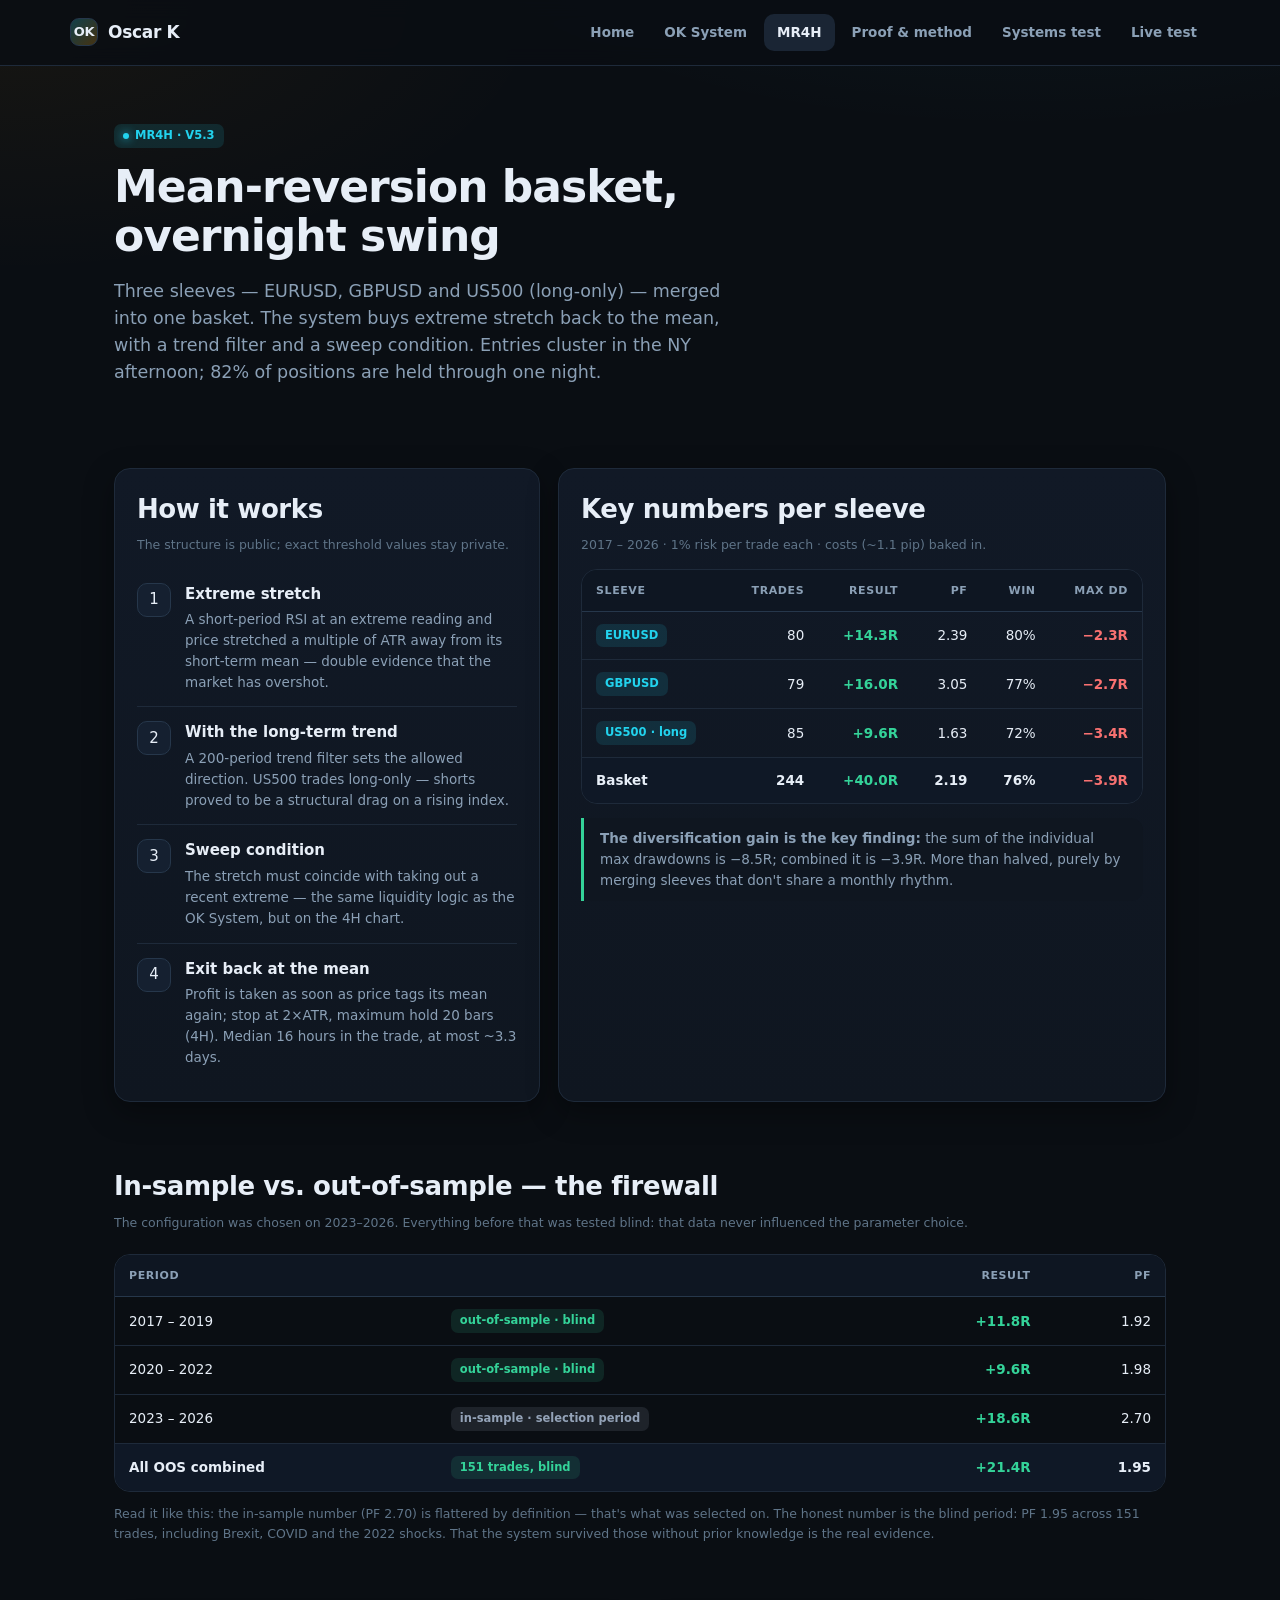
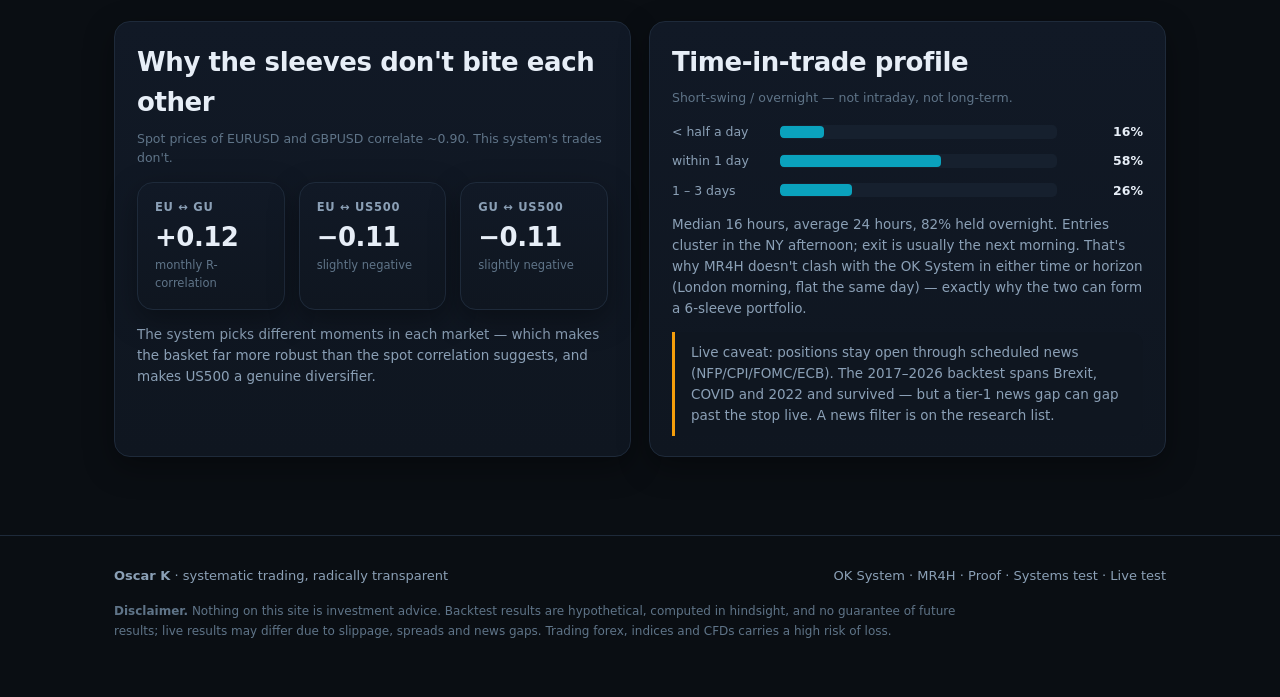
<file: mr4h.html>
<!doctype html>
<html lang="en">
<head>
<meta charset="utf-8">
<meta name="viewport" content="width=device-width, initial-scale=1">
<title>MR4H — mean-reversion basket · Oscar K</title>
<meta name="description" content="MR4H: mechanical mean-reversion basket on EURUSD, GBPUSD and US500. 9-year backtest, out-of-sample validated, overnight swing.">
<link rel="stylesheet" href="assets/style.css">
</head>
<body>

<nav><div class="wrap navrow">
  <a class="logo" href="index.html"><span class="mark">OK</span> Oscar K</a>
  <div class="navlinks">
    <a href="index.html">Home</a>
    <a href="ok-system.html">OK System</a>
    <a href="mr4h.html" class="active">MR4H</a>
    <a href="proof.html">Proof &amp; method</a>
    <a href="systems-test.html">Systems test</a>
    <a href="journal.html">Live test</a>
  </div>
</div></nav>

<div class="wrap">

  <section class="block" style="padding-top:56px">
    <span class="badge clause"><span class="dot clause" style="width:6px;height:6px"></span>MR4H · V5.3</span>
    <h1 style="margin-top:14px">Mean-reversion basket,<br>overnight swing</h1>
    <p class="lede">
      Three sleeves — EURUSD, GBPUSD and US500 (long-only) — merged into one basket.
      The system buys extreme stretch back to the mean, with a trend filter and a
      sweep condition. Entries cluster in the NY afternoon; 82% of positions are held
      through one night.
    </p>
  </section>

  <section class="block">
    <div class="grid cols2-w">
      <div class="panel">
        <h2>How it works</h2>
        <p class="hint">The structure is public; exact threshold values stay private.</p>
        <div class="feature"><div class="ico">1</div><div><h3>Extreme stretch</h3><p>A short-period RSI at an extreme reading and price stretched a multiple of ATR away from its short-term mean — double evidence that the market has overshot.</p></div></div>
        <div class="feature"><div class="ico">2</div><div><h3>With the long-term trend</h3><p>A 200-period trend filter sets the allowed direction. US500 trades long-only — shorts proved to be a structural drag on a rising index.</p></div></div>
        <div class="feature"><div class="ico">3</div><div><h3>Sweep condition</h3><p>The stretch must coincide with taking out a recent extreme — the same liquidity logic as the OK System, but on the 4H chart.</p></div></div>
        <div class="feature"><div class="ico">4</div><div><h3>Exit back at the mean</h3><p>Profit is taken as soon as price tags its mean again; stop at 2×ATR, maximum hold 20 bars (4H). Median 16 hours in the trade, at most ~3.3 days.</p></div></div>
      </div>
      <div class="panel">
        <h2>Key numbers per sleeve</h2>
        <p class="hint">2017 – 2026 · 1% risk per trade each · costs (~1.1 pip) baked in.</p>
        <div class="tablewrap"><table>
          <thead><tr><th>Sleeve</th><th class="num">Trades</th><th class="num">Result</th><th class="num">PF</th><th class="num">Win</th><th class="num">Max DD</th></tr></thead>
          <tbody>
            <tr><td><span class="badge clause">EURUSD</span></td><td class="num">80</td><td class="num pos-t">+14.3R</td><td class="num">2.39</td><td class="num">80%</td><td class="num neg-t">−2.3R</td></tr>
            <tr><td><span class="badge clause">GBPUSD</span></td><td class="num">79</td><td class="num pos-t">+16.0R</td><td class="num">3.05</td><td class="num">77%</td><td class="num neg-t">−2.7R</td></tr>
            <tr><td><span class="badge clause">US500 · long</span></td><td class="num">85</td><td class="num pos-t">+9.6R</td><td class="num">1.63</td><td class="num">72%</td><td class="num neg-t">−3.4R</td></tr>
            <tr style="background:#0f1826"><td><strong>Basket</strong></td><td class="num"><strong>244</strong></td><td class="num pos-t"><strong>+40.0R</strong></td><td class="num"><strong>2.19</strong></td><td class="num"><strong>76%</strong></td><td class="num neg-t"><strong>−3.9R</strong></td></tr>
          </tbody>
        </table></div>
        <div class="note pos" style="margin-top:14px">
          <strong>The diversification gain is the key finding:</strong> the sum of the
          individual max drawdowns is −8.5R; combined it is −3.9R. More than halved,
          purely by merging sleeves that don't share a monthly rhythm.
        </div>
      </div>
    </div>
  </section>

  <section class="block">
    <div class="section-head">
      <h2>In-sample vs. out-of-sample — the firewall</h2>
      <p class="hint">The configuration was chosen on 2023–2026. Everything before that was tested blind: that data never influenced the parameter choice.</p>
    </div>
    <div class="tablewrap"><table>
      <thead><tr><th>Period</th><th></th><th class="num">Result</th><th class="num">PF</th></tr></thead>
      <tbody>
        <tr><td>2017 – 2019</td><td><span class="badge oos">out-of-sample · blind</span></td><td class="num pos-t">+11.8R</td><td class="num">1.92</td></tr>
        <tr><td>2020 – 2022</td><td><span class="badge oos">out-of-sample · blind</span></td><td class="num pos-t">+9.6R</td><td class="num">1.98</td></tr>
        <tr><td>2023 – 2026</td><td><span class="badge is">in-sample · selection period</span></td><td class="num pos-t">+18.6R</td><td class="num">2.70</td></tr>
        <tr style="background:#0f1826"><td><strong>All OOS combined</strong></td><td><span class="badge oos">151 trades, blind</span></td><td class="num pos-t"><strong>+21.4R</strong></td><td class="num"><strong>1.95</strong></td></tr>
      </tbody>
    </table></div>
    <p class="hint" style="margin-top:12px">
      Read it like this: the in-sample number (PF 2.70) is flattered by definition —
      that's what was selected on. The honest number is the blind period: PF 1.95
      across 151 trades, including Brexit, COVID and the 2022 shocks. That the system
      survived those without prior knowledge is the real evidence.
    </p>
  </section>

  <section class="block">
    <div class="grid cols2">
      <div class="panel">
        <h2>Why the sleeves don't bite each other</h2>
        <p class="hint">Spot prices of EURUSD and GBPUSD correlate ~0.90. This system's trades don't.</p>
        <div class="kpis" style="grid-template-columns:repeat(auto-fit,minmax(120px,1fr))">
          <div class="kpi"><div class="label">EU ↔ GU</div><div class="val">+0.12</div><div class="foot">monthly R-correlation</div></div>
          <div class="kpi"><div class="label">EU ↔ US500</div><div class="val">−0.11</div><div class="foot">slightly negative</div></div>
          <div class="kpi"><div class="label">GU ↔ US500</div><div class="val">−0.11</div><div class="foot">slightly negative</div></div>
        </div>
        <p style="color:var(--muted);font-size:13.5px;margin-top:14px">
          The system picks different moments in each market — which makes the basket
          far more robust than the spot correlation suggests, and makes US500 a
          genuine diversifier.
        </p>
      </div>
      <div class="panel">
        <h2>Time-in-trade profile</h2>
        <p class="hint">Short-swing / overnight — not intraday, not long-term.</p>
        <div class="miniband">
          <div class="row"><span class="lbl">&lt; half a day</span><div class="track"><div class="fill" style="width:16%;background:var(--clause-s)"></div></div><span class="v">16%</span></div>
          <div class="row"><span class="lbl">within 1 day</span><div class="track"><div class="fill" style="width:58%;background:var(--clause-s)"></div></div><span class="v">58%</span></div>
          <div class="row"><span class="lbl">1 – 3 days</span><div class="track"><div class="fill" style="width:26%;background:var(--clause-s)"></div></div><span class="v">26%</span></div>
        </div>
        <p style="color:var(--muted);font-size:13.5px;margin-top:14px">
          Median 16 hours, average 24 hours, 82% held overnight. Entries cluster in
          the NY afternoon; exit is usually the next morning. That's why MR4H
          doesn't clash with the OK System in either time or horizon (London morning,
          flat the same day) — exactly why the two can form a 6-sleeve portfolio.
        </p>
        <div class="note warn" style="margin-top:12px">
          Live caveat: positions stay open through scheduled news (NFP/CPI/FOMC/ECB).
          The 2017–2026 backtest spans Brexit, COVID and 2022 and survived — but a
          tier-1 news gap can gap past the stop live. A news filter is on the
          research list.
        </div>
      </div>
    </div>
  </section>

</div>

<footer><div class="wrap">
  <div class="footrow">
    <span><strong>Oscar K</strong> · systematic trading, radically transparent</span>
    <span><a href="ok-system.html">OK System</a> · <a href="mr4h.html">MR4H</a> · <a href="proof.html">Proof</a> · <a href="systems-test.html">Systems test</a> · <a href="journal.html">Live test</a></span>
  </div>
  <p class="disclaimer">
    <strong>Disclaimer.</strong> Nothing on this site is investment advice. Backtest results are hypothetical,
    computed in hindsight, and no guarantee of future results; live results may differ due to slippage, spreads
    and news gaps. Trading forex, indices and CFDs carries a high risk of loss.
  </p>
</div></footer>

</body>
</html>
</file>
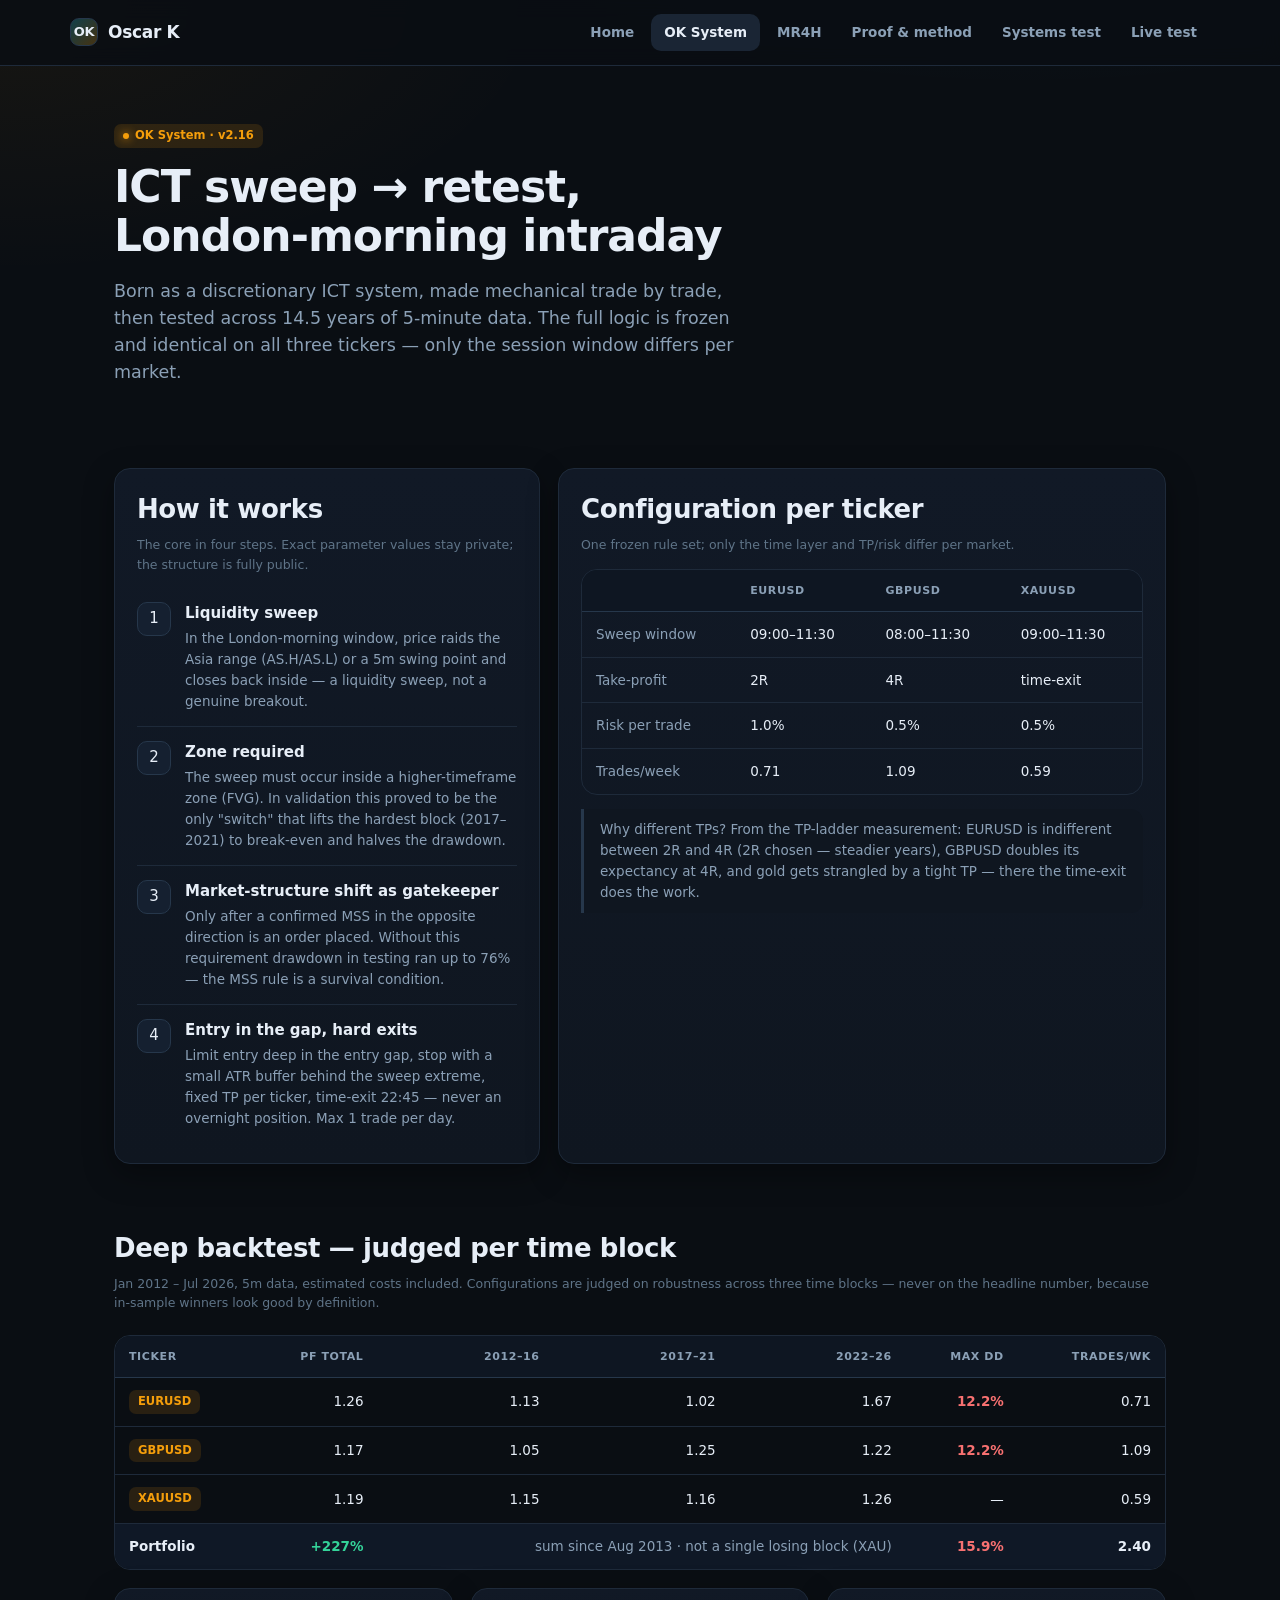
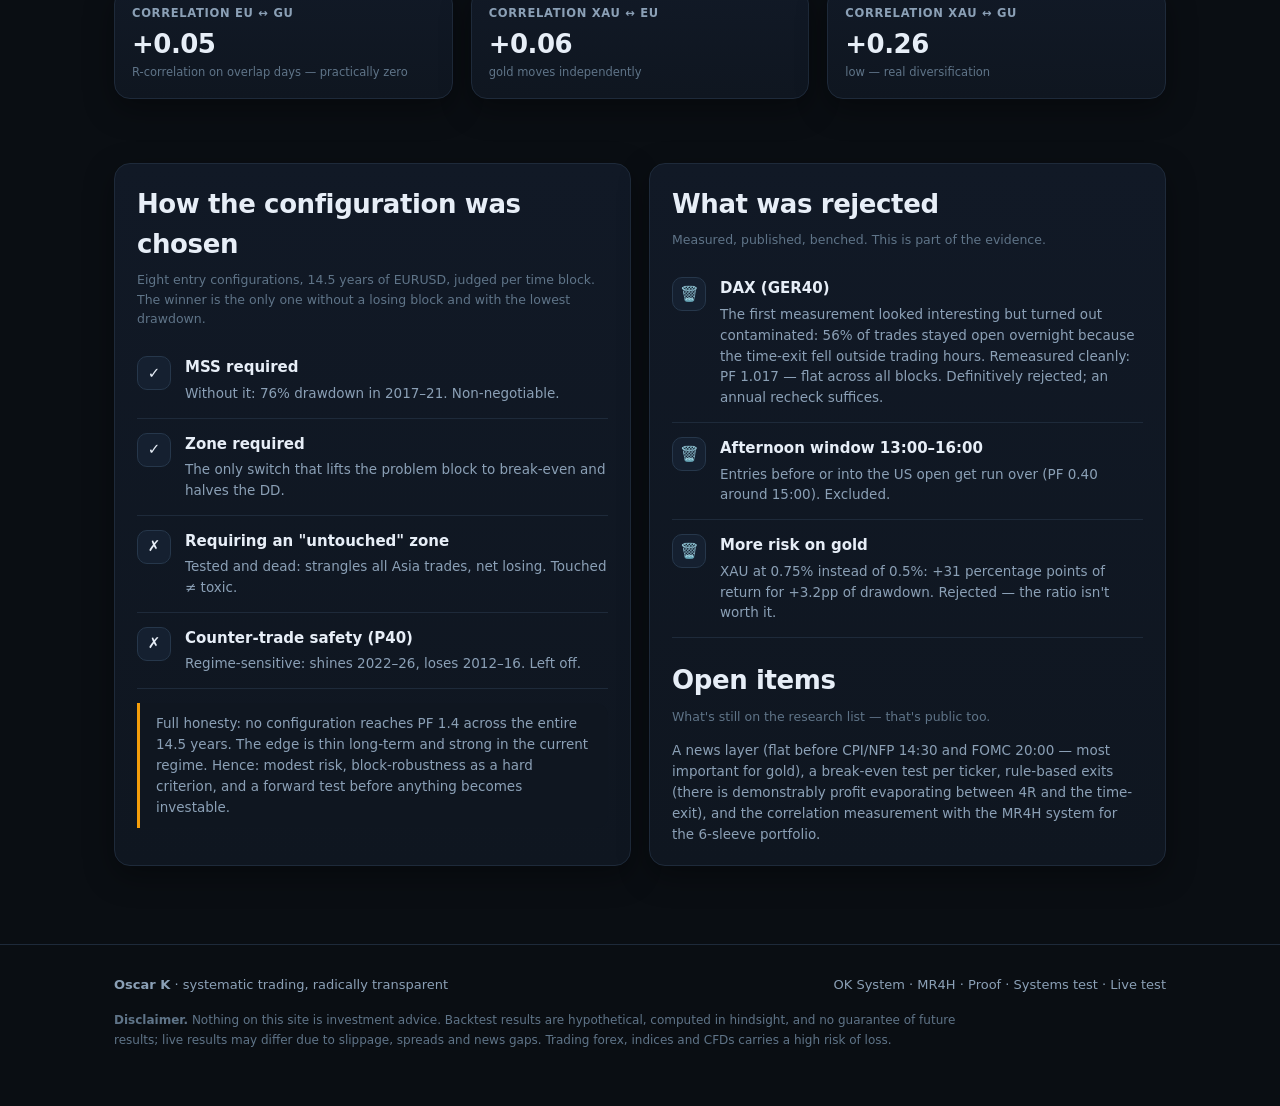
<file: ok-system.html>
<!doctype html>
<html lang="en">
<head>
<meta charset="utf-8">
<meta name="viewport" content="width=device-width, initial-scale=1">
<title>OK System — ICT sweep→retest · Oscar K</title>
<meta name="description" content="OK System: mechanical ICT sweep→retest strategy, London-morning intraday. 14.5-year deep backtest on EURUSD, GBPUSD and XAUUSD.">
<link rel="stylesheet" href="assets/style.css">
</head>
<body>

<nav><div class="wrap navrow">
  <a class="logo" href="index.html"><span class="mark">OK</span> Oscar K</a>
  <div class="navlinks">
    <a href="index.html">Home</a>
    <a href="ok-system.html" class="active">OK System</a>
    <a href="mr4h.html">MR4H</a>
    <a href="proof.html">Proof &amp; method</a>
    <a href="systems-test.html">Systems test</a>
    <a href="journal.html">Live test</a>
  </div>
</div></nav>

<div class="wrap">

  <section class="block" style="padding-top:56px">
    <span class="badge ok"><span class="dot ok" style="width:6px;height:6px"></span>OK System · v2.16</span>
    <h1 style="margin-top:14px">ICT sweep → retest,<br>London-morning intraday</h1>
    <p class="lede">
      Born as a discretionary ICT system, made mechanical trade by trade, then tested
      across 14.5 years of 5-minute data. The full logic is frozen and identical on
      all three tickers — only the session window differs per market.
    </p>
  </section>

  <section class="block">
    <div class="grid cols2-w">
      <div class="panel">
        <h2>How it works</h2>
        <p class="hint">The core in four steps. Exact parameter values stay private; the structure is fully public.</p>
        <div class="feature"><div class="ico">1</div><div><h3>Liquidity sweep</h3><p>In the London-morning window, price raids the Asia range (AS.H/AS.L) or a 5m swing point and closes back inside — a liquidity sweep, not a genuine breakout.</p></div></div>
        <div class="feature"><div class="ico">2</div><div><h3>Zone required</h3><p>The sweep must occur inside a higher-timeframe zone (FVG). In validation this proved to be the only "switch" that lifts the hardest block (2017–2021) to break-even and halves the drawdown.</p></div></div>
        <div class="feature"><div class="ico">3</div><div><h3>Market-structure shift as gatekeeper</h3><p>Only after a confirmed MSS in the opposite direction is an order placed. Without this requirement drawdown in testing ran up to 76% — the MSS rule is a survival condition.</p></div></div>
        <div class="feature"><div class="ico">4</div><div><h3>Entry in the gap, hard exits</h3><p>Limit entry deep in the entry gap, stop with a small ATR buffer behind the sweep extreme, fixed TP per ticker, time-exit 22:45 — never an overnight position. Max 1 trade per day.</p></div></div>
      </div>
      <div class="panel">
        <h2>Configuration per ticker</h2>
        <p class="hint">One frozen rule set; only the time layer and TP/risk differ per market.</p>
        <div class="tablewrap"><table>
          <thead><tr><th></th><th>EURUSD</th><th>GBPUSD</th><th>XAUUSD</th></tr></thead>
          <tbody>
            <tr><td style="color:var(--muted)">Sweep window</td><td>09:00–11:30</td><td>08:00–11:30</td><td>09:00–11:30</td></tr>
            <tr><td style="color:var(--muted)">Take-profit</td><td>2R</td><td>4R</td><td>time-exit</td></tr>
            <tr><td style="color:var(--muted)">Risk per trade</td><td>1.0%</td><td>0.5%</td><td>0.5%</td></tr>
            <tr><td style="color:var(--muted)">Trades/week</td><td>0.71</td><td>1.09</td><td>0.59</td></tr>
          </tbody>
        </table></div>
        <div class="note" style="margin-top:14px">
          Why different TPs? From the TP-ladder measurement: EURUSD is indifferent
          between 2R and 4R (2R chosen — steadier years), GBPUSD doubles its
          expectancy at 4R, and gold gets strangled by a tight TP — there the
          time-exit does the work.
        </div>
      </div>
    </div>
  </section>

  <section class="block">
    <div class="section-head">
      <h2>Deep backtest — judged per time block</h2>
      <p class="hint">Jan 2012 – Jul 2026, 5m data, estimated costs included. Configurations are judged on robustness across three time blocks — never on the headline number, because in-sample winners look good by definition.</p>
    </div>
    <div class="tablewrap"><table>
      <thead><tr><th>Ticker</th><th class="num">PF total</th><th class="num">2012–16</th><th class="num">2017–21</th><th class="num">2022–26</th><th class="num">Max DD</th><th class="num">Trades/wk</th></tr></thead>
      <tbody>
        <tr><td><span class="badge ok">EURUSD</span></td><td class="num">1.26</td><td class="num">1.13</td><td class="num">1.02</td><td class="num">1.67</td><td class="num neg-t">12.2%</td><td class="num">0.71</td></tr>
        <tr><td><span class="badge ok">GBPUSD</span></td><td class="num">1.17</td><td class="num">1.05</td><td class="num">1.25</td><td class="num">1.22</td><td class="num neg-t">12.2%</td><td class="num">1.09</td></tr>
        <tr><td><span class="badge ok">XAUUSD</span></td><td class="num">1.19</td><td class="num">1.15</td><td class="num">1.16</td><td class="num">1.26</td><td class="num">—</td><td class="num">0.59</td></tr>
        <tr style="background:#0f1826"><td><strong>Portfolio</strong></td><td class="num pos-t">+227%</td><td class="num" colspan="3" style="color:var(--muted)">sum since Aug 2013 · not a single losing block (XAU)</td><td class="num neg-t">15.9%</td><td class="num"><strong>2.40</strong></td></tr>
      </tbody>
    </table></div>
    <div class="grid cols3" style="margin-top:18px">
      <div class="kpi"><div class="label">Correlation EU ↔ GU</div><div class="val">+0.05</div><div class="foot">R-correlation on overlap days — practically zero</div></div>
      <div class="kpi"><div class="label">Correlation XAU ↔ EU</div><div class="val">+0.06</div><div class="foot">gold moves independently</div></div>
      <div class="kpi"><div class="label">Correlation XAU ↔ GU</div><div class="val">+0.26</div><div class="foot">low — real diversification</div></div>
    </div>
  </section>

  <section class="block">
    <div class="grid cols2">
      <div class="panel">
        <h2>How the configuration was chosen</h2>
        <p class="hint">Eight entry configurations, 14.5 years of EURUSD, judged per time block. The winner is the only one without a losing block and with the lowest drawdown.</p>
        <div class="feature"><div class="ico">✓</div><div><h3>MSS required</h3><p>Without it: 76% drawdown in 2017–21. Non-negotiable.</p></div></div>
        <div class="feature"><div class="ico">✓</div><div><h3>Zone required</h3><p>The only switch that lifts the problem block to break-even and halves the DD.</p></div></div>
        <div class="feature"><div class="ico">✗</div><div><h3>Requiring an "untouched" zone</h3><p>Tested and dead: strangles all Asia trades, net losing. Touched ≠ toxic.</p></div></div>
        <div class="feature"><div class="ico">✗</div><div><h3>Counter-trade safety (P40)</h3><p>Regime-sensitive: shines 2022–26, loses 2012–16. Left off.</p></div></div>
        <div class="note warn" style="margin-top:14px">
          Full honesty: no configuration reaches PF 1.4 across the entire 14.5 years.
          The edge is thin long-term and strong in the current regime. Hence: modest
          risk, block-robustness as a hard criterion, and a forward test before
          anything becomes investable.
        </div>
      </div>
      <div class="panel">
        <h2>What was rejected</h2>
        <p class="hint">Measured, published, benched. This is part of the evidence.</p>
        <div class="feature"><div class="ico">🗑️</div><div><h3>DAX (GER40)</h3><p>The first measurement looked interesting but turned out contaminated: 56% of trades stayed open overnight because the time-exit fell outside trading hours. Remeasured cleanly: PF 1.017 — flat across all blocks. Definitively rejected; an annual recheck suffices.</p></div></div>
        <div class="feature"><div class="ico">🗑️</div><div><h3>Afternoon window 13:00–16:00</h3><p>Entries before or into the US open get run over (PF 0.40 around 15:00). Excluded.</p></div></div>
        <div class="feature"><div class="ico">🗑️</div><div><h3>More risk on gold</h3><p>XAU at 0.75% instead of 0.5%: +31 percentage points of return for +3.2pp of drawdown. Rejected — the ratio isn't worth it.</p></div></div>
        <h2 style="margin-top:22px">Open items</h2>
        <p class="hint">What's still on the research list — that's public too.</p>
        <p style="color:var(--muted);font-size:13.5px;margin:0">
          A news layer (flat before CPI/NFP 14:30 and FOMC 20:00 — most important for
          gold), a break-even test per ticker, rule-based exits (there is demonstrably
          profit evaporating between 4R and the time-exit), and the correlation
          measurement with the MR4H system for the 6-sleeve portfolio.
        </p>
      </div>
    </div>
  </section>

</div>

<footer><div class="wrap">
  <div class="footrow">
    <span><strong>Oscar K</strong> · systematic trading, radically transparent</span>
    <span><a href="ok-system.html">OK System</a> · <a href="mr4h.html">MR4H</a> · <a href="proof.html">Proof</a> · <a href="systems-test.html">Systems test</a> · <a href="journal.html">Live test</a></span>
  </div>
  <p class="disclaimer">
    <strong>Disclaimer.</strong> Nothing on this site is investment advice. Backtest results are hypothetical,
    computed in hindsight, and no guarantee of future results; live results may differ due to slippage, spreads
    and news gaps. Trading forex, indices and CFDs carries a high risk of loss.
  </p>
</div></footer>

</body>
</html>
</file>
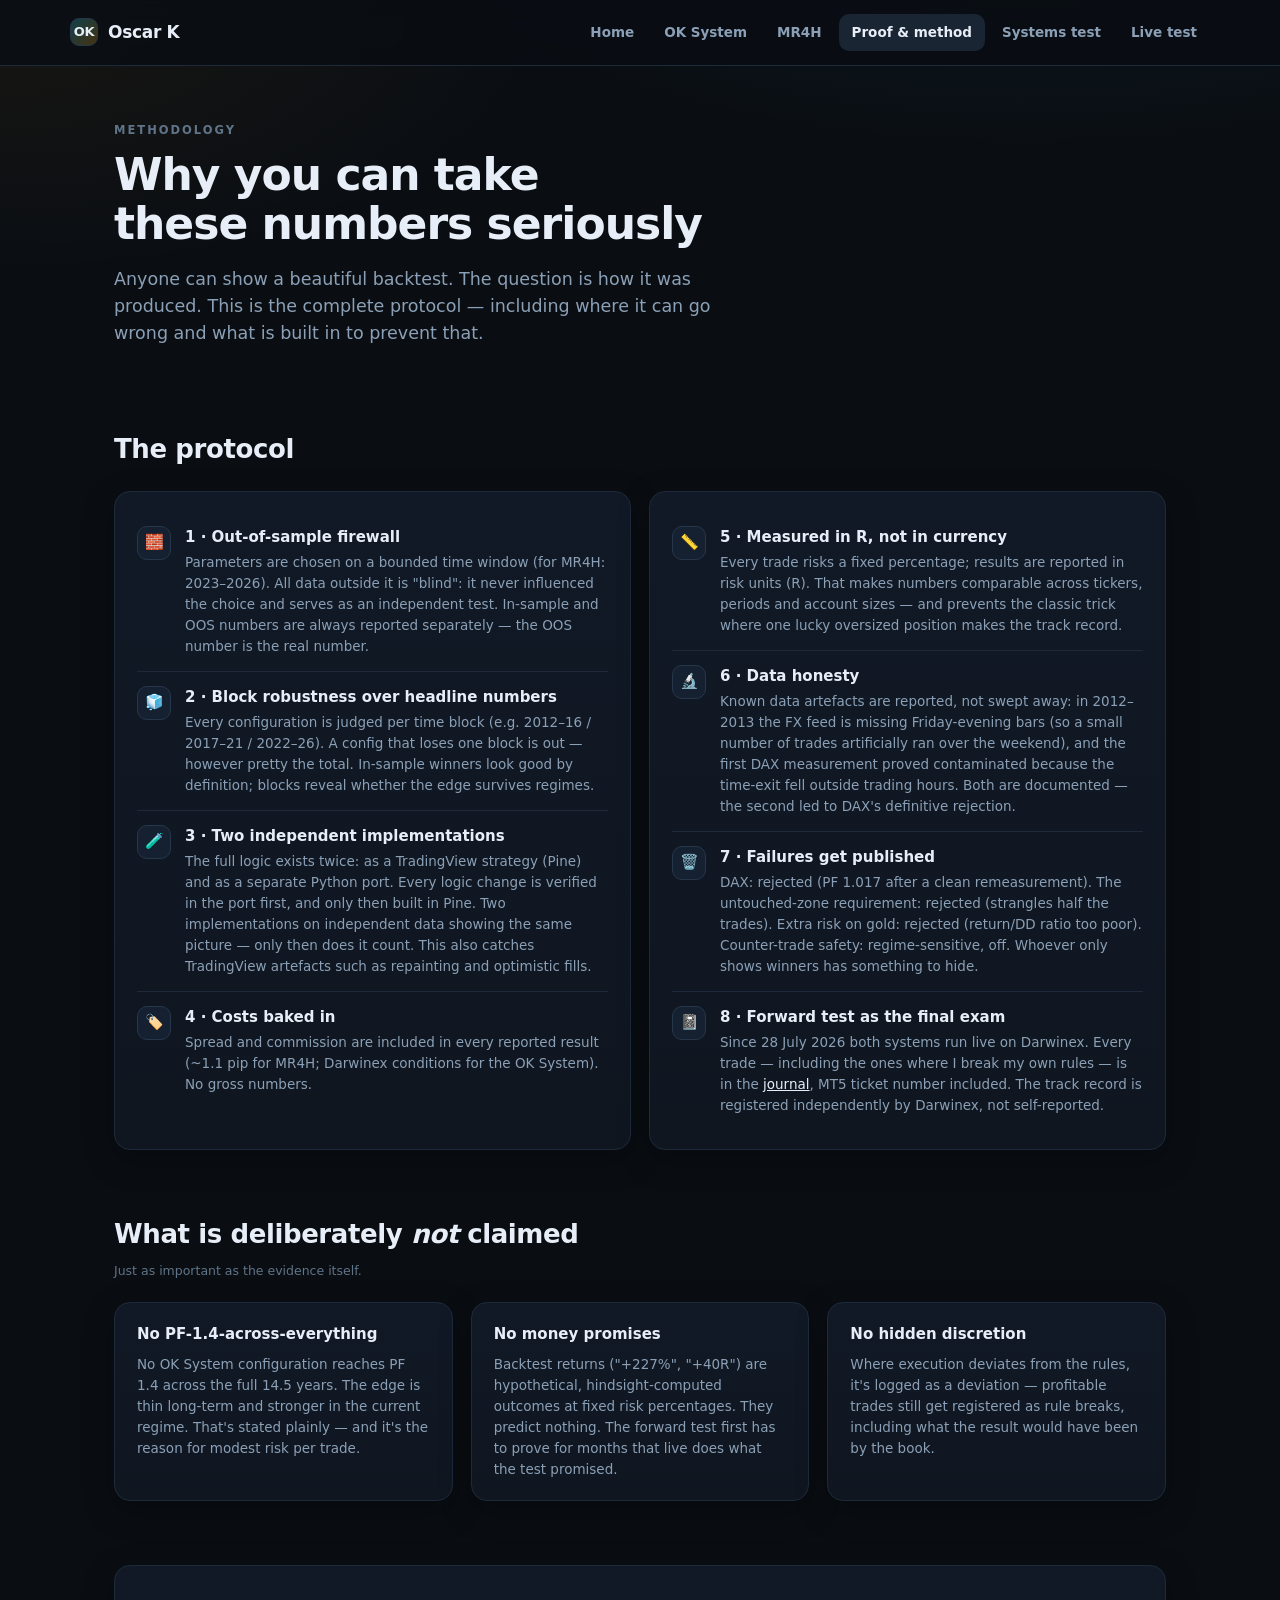
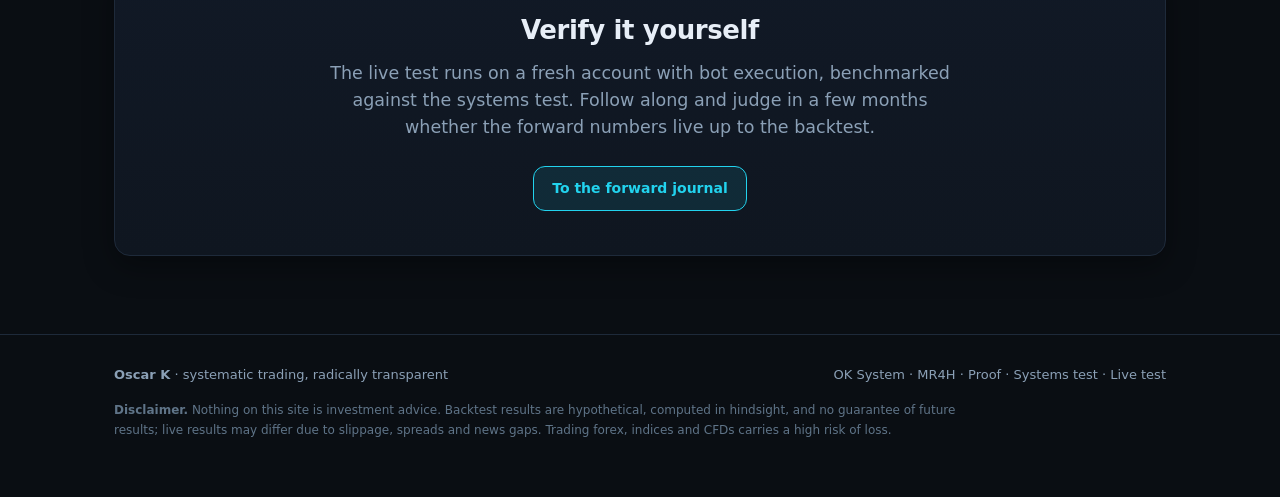
<file: proof.html>
<!doctype html>
<html lang="en">
<head>
<meta charset="utf-8">
<meta name="viewport" content="width=device-width, initial-scale=1">
<title>Proof &amp; method · Oscar K</title>
<meta name="description" content="How the Oscar K backtests are built: out-of-sample firewall, dual implementation, costs baked in, and published failures.">
<link rel="stylesheet" href="assets/style.css">
</head>
<body>

<nav><div class="wrap navrow">
  <a class="logo" href="index.html"><span class="mark">OK</span> Oscar K</a>
  <div class="navlinks">
    <a href="index.html">Home</a>
    <a href="ok-system.html">OK System</a>
    <a href="mr4h.html">MR4H</a>
    <a href="proof.html" class="active">Proof &amp; method</a>
    <a href="systems-test.html">Systems test</a>
    <a href="journal.html">Live test</a>
  </div>
</div></nav>

<div class="wrap">

  <section class="block" style="padding-top:56px">
    <div class="eyebrow">Methodology</div>
    <h1>Why you can take<br>these numbers seriously</h1>
    <p class="lede">
      Anyone can show a beautiful backtest. The question is how it was produced.
      This is the complete protocol — including where it can go wrong and what is
      built in to prevent that.
    </p>
  </section>

  <section class="block">
    <div class="section-head"><h2>The protocol</h2></div>
    <div class="grid cols2">
      <div class="panel">
        <div class="feature"><div class="ico">🧱</div><div><h3>1 · Out-of-sample firewall</h3><p>Parameters are chosen on a bounded time window (for MR4H: 2023–2026). All data outside it is "blind": it never influenced the choice and serves as an independent test. In-sample and OOS numbers are always reported separately — the OOS number is the real number.</p></div></div>
        <div class="feature"><div class="ico">🧊</div><div><h3>2 · Block robustness over headline numbers</h3><p>Every configuration is judged per time block (e.g. 2012–16 / 2017–21 / 2022–26). A config that loses one block is out — however pretty the total. In-sample winners look good by definition; blocks reveal whether the edge survives regimes.</p></div></div>
        <div class="feature"><div class="ico">🧪</div><div><h3>3 · Two independent implementations</h3><p>The full logic exists twice: as a TradingView strategy (Pine) and as a separate Python port. Every logic change is verified in the port first, and only then built in Pine. Two implementations on independent data showing the same picture — only then does it count. This also catches TradingView artefacts such as repainting and optimistic fills.</p></div></div>
        <div class="feature"><div class="ico">🏷️</div><div><h3>4 · Costs baked in</h3><p>Spread and commission are included in every reported result (~1.1 pip for MR4H; Darwinex conditions for the OK System). No gross numbers.</p></div></div>
      </div>
      <div class="panel">
        <div class="feature"><div class="ico">📏</div><div><h3>5 · Measured in R, not in currency</h3><p>Every trade risks a fixed percentage; results are reported in risk units (R). That makes numbers comparable across tickers, periods and account sizes — and prevents the classic trick where one lucky oversized position makes the track record.</p></div></div>
        <div class="feature"><div class="ico">🔬</div><div><h3>6 · Data honesty</h3><p>Known data artefacts are reported, not swept away: in 2012–2013 the FX feed is missing Friday-evening bars (so a small number of trades artificially ran over the weekend), and the first DAX measurement proved contaminated because the time-exit fell outside trading hours. Both are documented — the second led to DAX's definitive rejection.</p></div></div>
        <div class="feature"><div class="ico">🗑️</div><div><h3>7 · Failures get published</h3><p>DAX: rejected (PF 1.017 after a clean remeasurement). The untouched-zone requirement: rejected (strangles half the trades). Extra risk on gold: rejected (return/DD ratio too poor). Counter-trade safety: regime-sensitive, off. Whoever only shows winners has something to hide.</p></div></div>
        <div class="feature"><div class="ico">📓</div><div><h3>8 · Forward test as the final exam</h3><p>Since 28 July 2026 both systems run live on Darwinex. Every trade — including the ones where I break my own rules — is in the <a href="journal.html" style="color:var(--txt)">journal</a>, MT5 ticket number included. The track record is registered independently by Darwinex, not self-reported.</p></div></div>
      </div>
    </div>
  </section>

  <section class="block">
    <div class="section-head">
      <h2>What is deliberately <em>not</em> claimed</h2>
      <p class="hint">Just as important as the evidence itself.</p>
    </div>
    <div class="grid cols3">
      <div class="panel">
        <h3>No PF-1.4-across-everything</h3>
        <p style="color:var(--muted);font-size:13.5px;margin:8px 0 0">No OK System configuration reaches PF 1.4 across the full 14.5 years. The edge is thin long-term and stronger in the current regime. That's stated plainly — and it's the reason for modest risk per trade.</p>
      </div>
      <div class="panel">
        <h3>No money promises</h3>
        <p style="color:var(--muted);font-size:13.5px;margin:8px 0 0">Backtest returns ("+227%", "+40R") are hypothetical, hindsight-computed outcomes at fixed risk percentages. They predict nothing. The forward test first has to prove for months that live does what the test promised.</p>
      </div>
      <div class="panel">
        <h3>No hidden discretion</h3>
        <p style="color:var(--muted);font-size:13.5px;margin:8px 0 0">Where execution deviates from the rules, it's logged as a deviation — profitable trades still get registered as rule breaks, including what the result would have been by the book.</p>
      </div>
    </div>
  </section>

  <section class="block">
    <div class="panel" style="text-align:center;padding:44px 22px">
      <h2>Verify it yourself</h2>
      <p class="lede" style="margin:10px auto 24px">
        The live test runs on a fresh account with bot execution, benchmarked against the systems test. Follow along and judge in a few
        months whether the forward numbers live up to the backtest.
      </p>
      <a class="btn primary" href="journal.html">To the forward journal</a>
    </div>
  </section>

</div>

<footer><div class="wrap">
  <div class="footrow">
    <span><strong>Oscar K</strong> · systematic trading, radically transparent</span>
    <span><a href="ok-system.html">OK System</a> · <a href="mr4h.html">MR4H</a> · <a href="proof.html">Proof</a> · <a href="systems-test.html">Systems test</a> · <a href="journal.html">Live test</a></span>
  </div>
  <p class="disclaimer">
    <strong>Disclaimer.</strong> Nothing on this site is investment advice. Backtest results are hypothetical,
    computed in hindsight, and no guarantee of future results; live results may differ due to slippage, spreads
    and news gaps. Trading forex, indices and CFDs carries a high risk of loss.
  </p>
</div></footer>

</body>
</html>
</file>
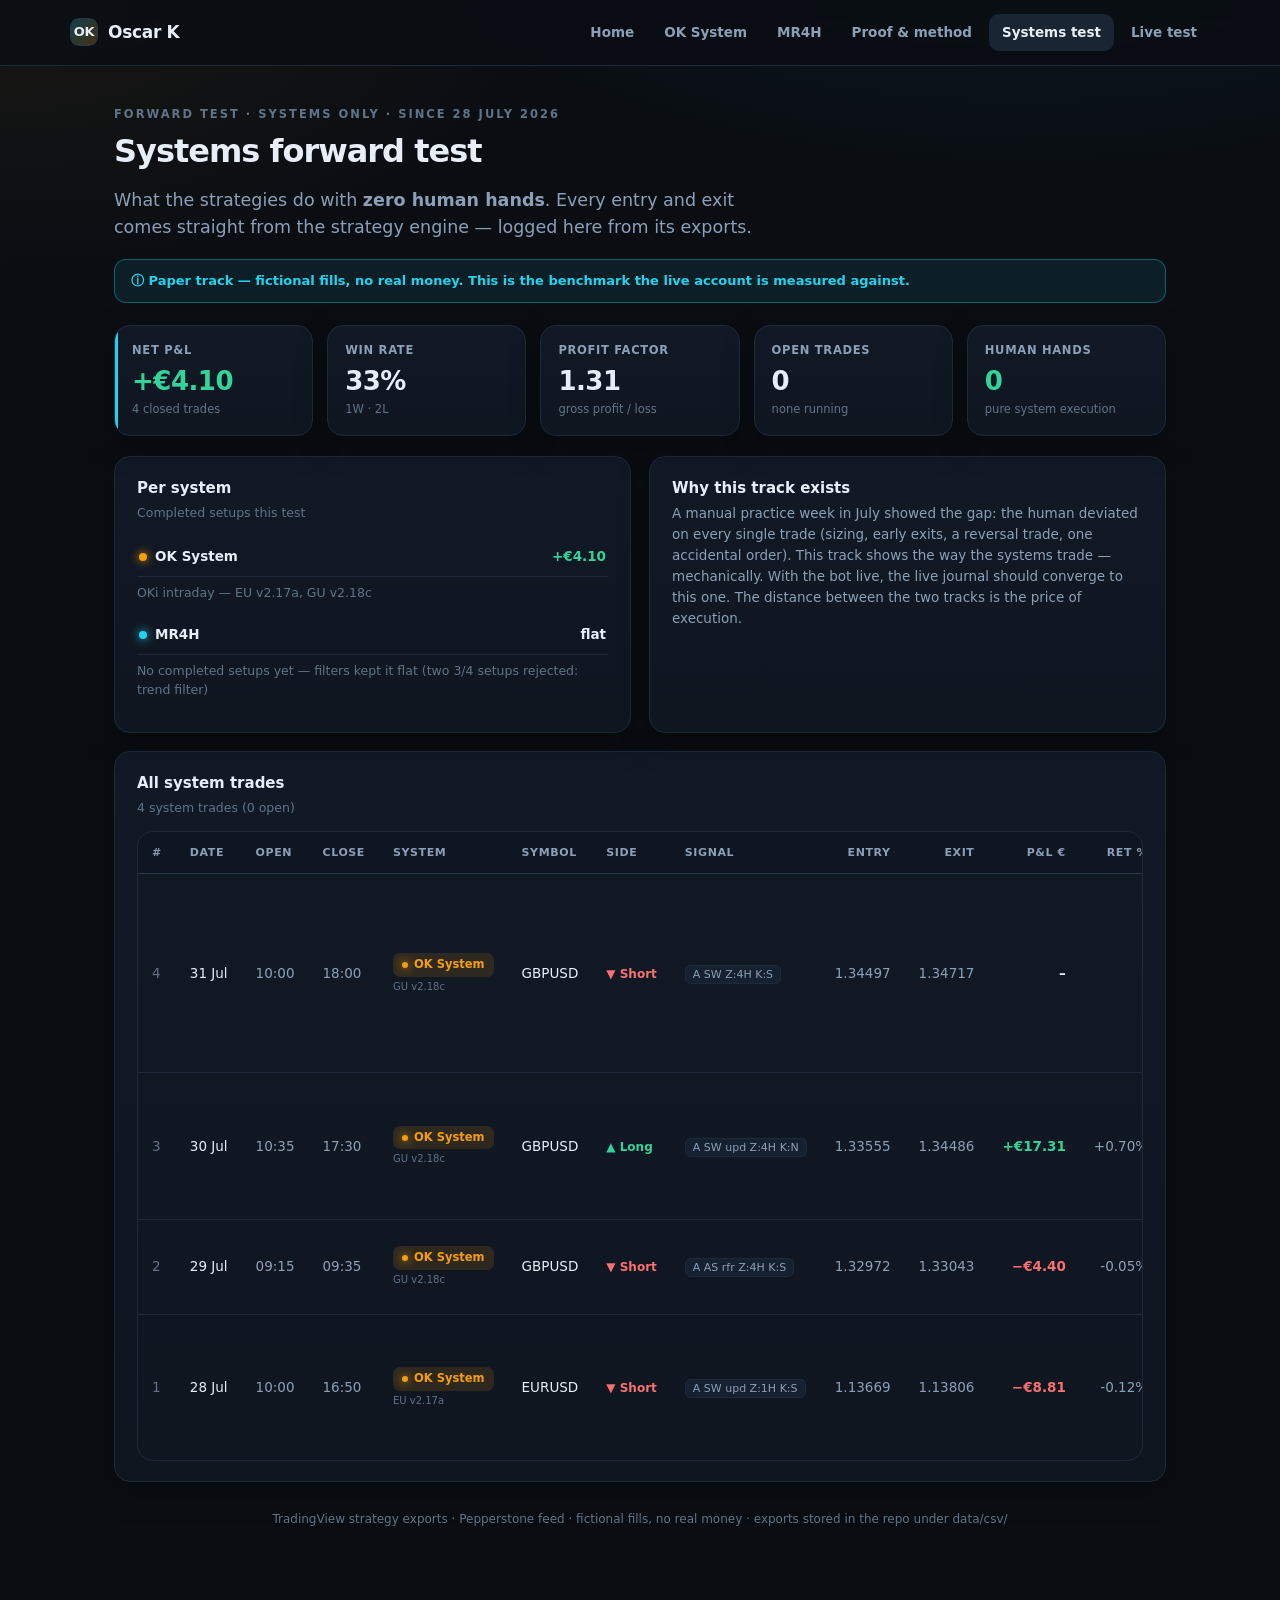
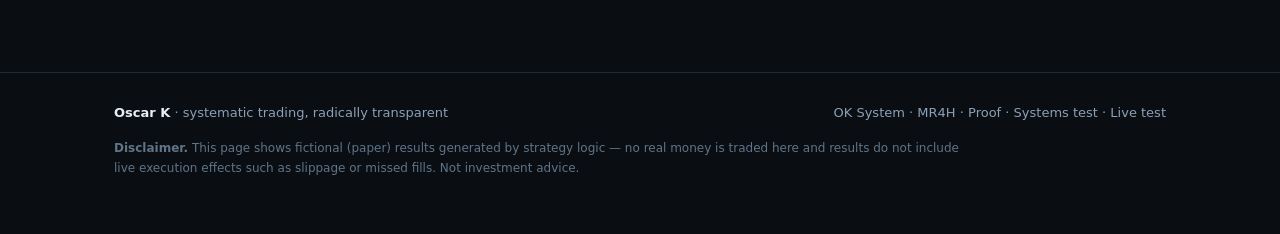
<file: systems-test.html>
<!doctype html>
<html lang="en">
<head>
<meta charset="utf-8">
<meta name="viewport" content="width=device-width, initial-scale=1">
<title>Systems forward test (paper) · Oscar K</title>
<meta name="description" content="Fictional forward test: what the OK System and MR4H strategies do with zero human hands. Fed by strategy exports — no real money, no interventions.">
<link rel="stylesheet" href="assets/style.css">
<style>
  .paper-banner{background:rgba(34,211,238,.09);border:1px solid rgba(34,211,238,.35);color:var(--clause);
    border-radius:12px;padding:11px 16px;font-size:13px;font-weight:600;margin-bottom:22px}
  .px{font-variant-numeric:tabular-nums;color:var(--muted)}
  .nw{white-space:nowrap}
  .rcell{font-weight:750;font-variant-numeric:tabular-nums}
  .rcell.pos{color:var(--pos)} .rcell.neg{color:var(--neg)}
  .dir{font-weight:600;font-size:12px}
  .dir.long{color:var(--pos)} .dir.short{color:var(--neg)}
  .tag{font-size:11px;color:var(--muted);background:#152030;border:1px solid var(--line);padding:2px 7px;border-radius:6px}
  .open-pill{display:inline-flex;align-items:center;gap:6px;font-size:11px;font-weight:700;color:var(--ok);
    background:rgba(245,158,11,.12);border:1px solid rgba(245,158,11,.4);padding:2px 9px;border-radius:999px}
  .open-pill .pulse{width:7px;height:7px;border-radius:50%;background:var(--ok);animation:pl 1.4s ease-in-out infinite}
  @keyframes pl{0%,100%{opacity:1}50%{opacity:.25}}
  .cmt{max-width:420px;min-width:240px;white-space:normal;font-size:12px;color:var(--muted);line-height:1.45}
  .panel-head{display:flex;justify-content:space-between;align-items:flex-start;margin-bottom:14px}
</style>
</head>
<body>

<nav><div class="wrap navrow">
  <a class="logo" href="index.html"><span class="mark">OK</span> Oscar K</a>
  <div class="navlinks">
    <a href="index.html">Home</a>
    <a href="ok-system.html">OK System</a>
    <a href="mr4h.html">MR4H</a>
    <a href="proof.html">Proof &amp; method</a>
    <a href="systems-test.html" class="active">Systems test</a>
    <a href="journal.html">Live test</a>
  </div>
</div></nav>

<div class="wrap" style="padding-top:40px;padding-bottom:60px">

  <header style="margin-bottom:18px">
    <div class="eyebrow">Forward test · systems only · since 28 July 2026</div>
    <h1 style="font-size:clamp(24px,3vw,32px);margin-bottom:8px">Systems forward test</h1>
    <p class="lede" style="margin-bottom:0">What the strategies do with <strong>zero human hands</strong>. Every entry and exit
    comes straight from the strategy engine — logged here from its exports.</p>
  </header>

  <div class="paper-banner">ⓘ Paper track — fictional fills, no real money. This is the benchmark the live account is measured against.</div>

  <section class="kpis" id="kpis" style="margin-bottom:20px"></section>

  <div class="grid cols2" style="margin-bottom:18px">
    <div class="panel">
      <h3>Per system</h3>
      <p class="hint">Completed setups this test</p>
      <div id="sysNotes"></div>
    </div>
    <div class="panel">
      <h3>Why this track exists</h3>
      <p style="color:var(--muted);font-size:13.5px;margin:0">A manual practice week in July showed the gap: the human deviated on
      every single trade (sizing, early exits, a reversal trade, one accidental order). This track shows the way the systems trade
      — mechanically. With the bot live, the live journal should converge to this one. The distance between the
      two tracks is the price of execution.</p>
    </div>
  </div>

  <div class="panel">
    <div class="panel-head"><div><h3>All system trades</h3><p class="hint" id="tblHint" style="margin-bottom:0"></p></div></div>
    <div class="tablewrap">
      <table style="min-width:1150px">
        <thead><tr>
          <th>#</th><th>Date</th><th>Open</th><th>Close</th><th>System</th><th>Symbol</th><th>Side</th>
          <th>Signal</th><th class="num">Entry</th><th class="num">Exit</th>
          <th class="num">P&amp;L €</th><th class="num">Ret %</th><th class="num">est. R</th><th>Status</th><th>Note</th>
        </tr></thead>
        <tbody id="tbody"></tbody>
      </table>
    </div>
  </div>

  <p style="color:var(--muted2);font-size:12px;text-align:center;margin-top:28px;line-height:1.6" id="basisLine"></p>
</div>

<footer><div class="wrap">
  <div class="footrow">
    <span><strong style="color:var(--txt)">Oscar K</strong> · systematic trading, radically transparent</span>
    <span><a href="ok-system.html">OK System</a> · <a href="mr4h.html">MR4H</a> · <a href="proof.html">Proof</a> · <a href="systems-test.html">Systems test</a> · <a href="journal.html">Live test</a></span>
  </div>
  <p class="disclaimer">
    <strong>Disclaimer.</strong> This page shows fictional (paper) results generated by strategy logic — no real money is
    traded here and results do not include live execution effects such as slippage or missed fills. Not investment advice.
  </p>
</div></footer>

<script src="data/paper.js"></script>
<script>
const $=s=>document.querySelector(s);
const px=v=>(typeof v==="number")? String(v.toFixed(5)).replace(/0+$/,"").replace(/\.$/,"") : "–";
const esc=s=>String(s??"").replace(/&/g,"&amp;").replace(/</g,"&lt;").replace(/"/g,"&quot;");
const tTime=iso=>{ if(!iso) return "–"; const m=String(iso).match(/T(\d{2}:\d{2})/); return m?m[1]:"–"; };
const eur=v=> v==null? "–" : (v>0?"+":v<0?"−":"")+"€"+Math.abs(v).toFixed(2);

const closed = PAPER_TRADES.filter(t=>t.status==="closed");
const open = PAPER_TRADES.filter(t=>t.status==="open");
const pnl = closed.reduce((a,t)=>a+(t.pnlEur||0),0);
const wins = closed.filter(t=>(t.pnlEur||0)>0).length, losses = closed.filter(t=>(t.pnlEur||0)<0).length;
const gW = closed.filter(t=>t.pnlEur>0).reduce((a,t)=>a+t.pnlEur,0);
const gL = Math.abs(closed.filter(t=>t.pnlEur<0).reduce((a,t)=>a+t.pnlEur,0));
const pf = gL? (gW/gL).toFixed(2) : (gW>0?"∞":"0");

$("#kpis").innerHTML = [
  {label:"Net P&L", val:eur(pnl), cls:pnl>=0?"pos":"neg", foot:`${closed.length} closed trade${closed.length===1?"":"s"}`, accent:true},
  {label:"Win rate", val:(wins+losses? Math.round(wins/(wins+losses)*100):0)+"%", foot:`${wins}W · ${losses}L`},
  {label:"Profit factor", val:pf, foot:"gross profit / loss"},
  {label:"Open trades", val:String(open.length), foot:open.length?"running now":"none running"},
  {label:"Human hands", val:"0", cls:"pos", foot:"pure system execution"}
].map(c=>`<div class="kpi ${c.accent?'accent':''}"><div class="label">${c.label}</div><div class="val ${c.cls||''}">${c.val}</div><div class="foot">${c.foot}</div></div>`).join("");

$("#sysNotes").innerHTML = Object.entries(PAPER_META.systems).map(([name,s])=>{
  const rows=closed.filter(t=>t.system===name);
  const p=rows.reduce((a,t)=>a+(t.pnlEur||0),0);
  return `<div style="display:flex;justify-content:space-between;gap:12px;align-items:baseline;padding:9px 2px;border-bottom:1px solid var(--line)">
    <span style="display:inline-flex;align-items:center;gap:8px;font-weight:700;font-size:13.5px"><span class="dot ${s.color}"></span>${name}</span>
    <span class="rcell ${p>0?'pos':p<0?'neg':''}" style="font-size:13.5px">${rows.length? eur(p): "flat"}</span>
  </div><p class="hint" style="margin:6px 0 12px">${s.note}</p>`;
}).join("");

$("#tbody").innerHTML = PAPER_TRADES.slice().reverse().map(t=>{
  const d=new Date(t.openTime);
  const ds=isNaN(d)?"–":d.toLocaleDateString("en-GB",{day:"2-digit",month:"short"});
  const pcls=(t.pnlEur??0)>0?"pos":(t.pnlEur??0)<0?"neg":"";
  return `<tr>
    <td style="color:var(--muted2)">${t.id}</td>
    <td class="nw">${ds}</td>
    <td class="px nw">${tTime(t.openTime)}</td>
    <td class="px nw">${tTime(t.closeTime)}</td>
    <td class="nw"><span class="badge ${t.system==="MR4H"?"clause":"ok"}"><span class="dot ${t.system==="MR4H"?"clause":"ok"}" style="width:6px;height:6px"></span>${t.system}</span>${t.version?`<div style="font-size:10px;color:var(--muted2);margin-top:2px">${esc(t.version)}</div>`:""}</td>
    <td class="nw">${t.symbol}</td>
    <td class="nw"><span class="dir ${t.direction==="Long"?"long":"short"}">${t.direction==="Long"?"▲ Long":"▼ Short"}</span></td>
    <td class="nw"><span class="tag">${esc(t.signal||"–")}</span></td>
    <td class="px num nw">${px(t.entry)}</td>
    <td class="px num nw">${px(t.exit)}</td>
    <td class="rcell num nw ${pcls}">${eur(t.pnlEur)}</td>
    <td class="px num nw">${t.retPct!=null? (t.retPct>0?"+":"")+t.retPct.toFixed(2)+"%":"–"}</td>
    <td class="rcell num nw ${t.estR>0?'pos':t.estR<0?'neg':''}">${t.estR!=null? (t.estR>0?"+":"")+t.estR.toFixed(1)+"R":"–"}</td>
    <td class="nw">${t.status==="open"?'<span class="open-pill"><span class="pulse"></span>OPEN</span>':'<span style="color:var(--muted2);font-size:12px">closed</span>'}</td>
    <td><div class="cmt">${esc(t.note)||"–"}</div></td>
  </tr>`;
}).join("");

$("#tblHint").textContent = `${PAPER_TRADES.length} system trade${PAPER_TRADES.length===1?"":"s"} (${open.length} open)`;
$("#basisLine").textContent = PAPER_META.basis + " · exports stored in the repo under data/csv/";
</script>
</body>
</html>
</file>
<file: assets/style.css>
/* Oscar K — gedeelde stijl. Donker, rustig, data-eerst. */
:root{
  --bg:#0a0e13; --bg2:#0d131b; --card:#111926; --card2:#0f1620;
  --line:#1e2a3a; --line2:#26374b;
  --txt:#e7eef7; --muted:#8ba0b6; --muted2:#5f7488;
  /* accentkleuren (UI, badges, glow) */
  --clause:#22d3ee; --ok:#f59e0b;
  /* seriekleuren voor grafieken (gevalideerd op donkere achtergrond) */
  --clause-s:#0aa2bd; --ok-s:#cc7a06;
  --pos:#34d399; --neg:#f87171; --be:#94a3b8;
  --pos-bg:rgba(52,211,153,.12); --neg-bg:rgba(248,113,113,.12);
  --shadow:0 10px 30px rgba(0,0,0,.35);
  --r:16px;
}
*{box-sizing:border-box}
html,body{margin:0;padding:0}
body{
  background:
    radial-gradient(1200px 600px at 80% -10%, rgba(34,211,238,.08), transparent 60%),
    radial-gradient(1000px 500px at 0% 0%, rgba(245,158,11,.06), transparent 55%),
    var(--bg);
  color:var(--txt);
  font-family:'Inter',system-ui,-apple-system,Segoe UI,Roboto,Helvetica,Arial,sans-serif;
  -webkit-font-smoothing:antialiased;
  line-height:1.55;
}
a{color:inherit}
.wrap{max-width:1140px;margin:0 auto;padding:0 clamp(14px,4vw,44px)}

/* ---------- Navigatie ---------- */
nav{position:sticky;top:0;z-index:50;background:rgba(10,14,19,.85);backdrop-filter:blur(10px);border-bottom:1px solid var(--line)}
.navrow{display:flex;align-items:center;justify-content:space-between;gap:16px;padding:14px 0;flex-wrap:wrap}
.logo{display:flex;align-items:center;gap:10px;font-weight:750;font-size:17px;letter-spacing:-.3px;text-decoration:none}
.logo .mark{width:28px;height:28px;border-radius:9px;display:grid;place-items:center;font-size:13px;font-weight:800;
  background:linear-gradient(135deg,rgba(34,211,238,.25),rgba(245,158,11,.25));border:1px solid var(--line2)}
.navlinks{display:flex;gap:4px;flex-wrap:wrap}
.navlinks a{text-decoration:none;color:var(--muted);font-size:13.5px;font-weight:600;padding:8px 13px;border-radius:10px;transition:.15s}
.navlinks a:hover{color:var(--txt);background:#141f2d}
.navlinks a.active{color:var(--txt);background:#1a2534}

/* ---------- Typografie ---------- */
h1{font-size:clamp(28px,4.5vw,44px);line-height:1.12;letter-spacing:-1px;margin:0 0 14px;font-weight:780}
h2{font-size:clamp(20px,2.6vw,26px);letter-spacing:-.4px;margin:0 0 6px;font-weight:730}
h3{font-size:15px;margin:0 0 3px;font-weight:700}
.eyebrow{color:var(--muted2);font-size:11.5px;letter-spacing:2px;text-transform:uppercase;font-weight:650;margin-bottom:10px}
.lede{color:var(--muted);font-size:clamp(15px,1.8vw,17.5px);max-width:640px}
.hint{color:var(--muted2);font-size:12.5px;margin:0 0 14px}
section.block{padding:56px 0 8px}
.section-head{margin-bottom:22px}

/* ---------- Chips / badges ---------- */
.chip{display:inline-flex;align-items:center;gap:7px;padding:4px 11px;border:1px solid var(--line2);border-radius:999px;font-size:12.5px;color:var(--muted)}
.dot{width:8px;height:8px;border-radius:50%;flex:none}
.dot.clause{background:var(--clause);box-shadow:0 0 10px var(--clause)}
.dot.ok{background:var(--ok);box-shadow:0 0 10px var(--ok)}
.badge{display:inline-flex;align-items:center;gap:6px;padding:3px 9px;border-radius:7px;font-size:11.5px;font-weight:600}
.badge.clause{background:rgba(34,211,238,.12);color:var(--clause)}
.badge.ok{background:rgba(245,158,11,.13);color:var(--ok)}
.badge.neutral{background:#152030;color:var(--muted);border:1px solid var(--line)}
.badge.oos{background:rgba(52,211,153,.12);color:var(--pos)}
.badge.is{background:rgba(148,163,184,.14);color:var(--be)}

/* ---------- Knoppen ---------- */
.btn{border:1px solid var(--line2);background:var(--card2);color:var(--txt);font:inherit;font-size:14px;font-weight:650;
  padding:11px 18px;border-radius:12px;cursor:pointer;transition:.15s;display:inline-flex;align-items:center;gap:9px;text-decoration:none}
.btn:hover{border-color:#38516d;background:#142030}
.btn.primary{border-color:var(--clause);background:rgba(34,211,238,.1);color:var(--clause)}
.btn.primary:hover{background:rgba(34,211,238,.16)}
.btn.ghost{border-color:transparent;background:transparent;color:var(--muted)}
.btn.ghost:hover{color:var(--txt)}

/* ---------- Kaarten / panelen ---------- */
.panel{background:linear-gradient(180deg,var(--card),var(--card2));border:1px solid var(--line);border-radius:var(--r);
  padding:20px 22px;box-shadow:var(--shadow)}
.grid{display:grid;gap:18px}
.cols2{grid-template-columns:1fr 1fr}
.cols3{grid-template-columns:repeat(3,1fr)}
.cols2-w{grid-template-columns:1.55fr 1fr}
@media(max-width:900px){.cols2,.cols3,.cols2-w{grid-template-columns:1fr}}

/* ---------- KPI / stat-tegels ---------- */
.kpis{display:grid;grid-template-columns:repeat(auto-fit,minmax(150px,1fr));gap:14px}
.kpi{background:linear-gradient(180deg,var(--card),var(--card2));border:1px solid var(--line);border-radius:var(--r);
  padding:16px 17px;box-shadow:var(--shadow);position:relative;overflow:hidden}
.kpi .label{color:var(--muted);font-size:11.5px;text-transform:uppercase;letter-spacing:.7px;font-weight:600}
.kpi .val{font-size:26px;font-weight:750;margin-top:8px;letter-spacing:-.5px;line-height:1;font-variant-numeric:tabular-nums}
.kpi .foot{color:var(--muted2);font-size:11.5px;margin-top:7px}
.kpi.accent::after{content:"";position:absolute;inset:0 auto 0 0;width:3px;background:var(--clause)}
.kpi.accent-ok::after{content:"";position:absolute;inset:0 auto 0 0;width:3px;background:var(--ok)}
.val.pos{color:var(--pos)} .val.neg{color:var(--neg)}

/* ---------- Tabellen ---------- */
.tablewrap{overflow-x:auto;border-radius:var(--r);border:1px solid var(--line)}
table{width:100%;border-collapse:collapse;font-size:13.5px;min-width:560px}
thead th{background:#0e1622;color:var(--muted);text-align:left;font-weight:600;
  font-size:11px;text-transform:uppercase;letter-spacing:.6px;padding:12px 14px;border-bottom:1px solid var(--line2);white-space:nowrap}
tbody td{padding:12px 14px;border-bottom:1px solid var(--line);vertical-align:middle;font-variant-numeric:tabular-nums}
tbody tr:hover{background:#0f1826}
tbody tr:last-child td{border-bottom:0}
td.num,th.num{text-align:right}
.pos-t{color:var(--pos);font-weight:650} .neg-t{color:var(--neg);font-weight:650}

/* ---------- Kleine barvisual (per-era) ---------- */
.miniband{display:flex;flex-direction:column;gap:10px;margin-top:14px}
.miniband .row{display:grid;grid-template-columns:96px 1fr 74px;gap:12px;align-items:center}
.miniband .lbl{color:var(--muted);font-size:12.5px;white-space:nowrap;display:flex;align-items:center;gap:7px}
.miniband .track{height:14px;background:#16202e;border-radius:5px;position:relative;overflow:hidden}
.miniband .fill{position:absolute;inset:1px auto 1px 0;border-radius:4px}
.miniband .v{font-size:12.5px;font-weight:700;text-align:right;font-variant-numeric:tabular-nums}

/* ---------- Lijsten ---------- */
.feature{display:flex;gap:14px;align-items:flex-start;padding:14px 0;border-bottom:1px solid var(--line)}
.feature:last-child{border-bottom:0}
.feature .ico{width:34px;height:34px;flex:none;border-radius:10px;display:grid;place-items:center;font-size:15px;
  background:#152030;border:1px solid var(--line2)}
.feature p{margin:3px 0 0;color:var(--muted);font-size:13.5px}

/* ---------- Voetnoot / disclaimer ---------- */
footer{margin-top:70px;border-top:1px solid var(--line);padding:30px 0 44px}
.disclaimer{color:var(--muted2);font-size:12px;line-height:1.65;max-width:860px}
.footrow{display:flex;justify-content:space-between;gap:20px;flex-wrap:wrap;margin-bottom:16px;color:var(--muted);font-size:13px}
.footrow a{color:var(--muted);text-decoration:none}
.footrow a:hover{color:var(--txt)}

.note{border-left:3px solid var(--line2);padding:10px 16px;background:var(--card2);border-radius:0 12px 12px 0;color:var(--muted);font-size:13.5px}
.note.pos{border-left-color:var(--pos)}
.note.warn{border-left-color:var(--ok)}

::-webkit-scrollbar{height:10px;width:10px}
::-webkit-scrollbar-thumb{background:#22303f;border-radius:8px}
</file>
